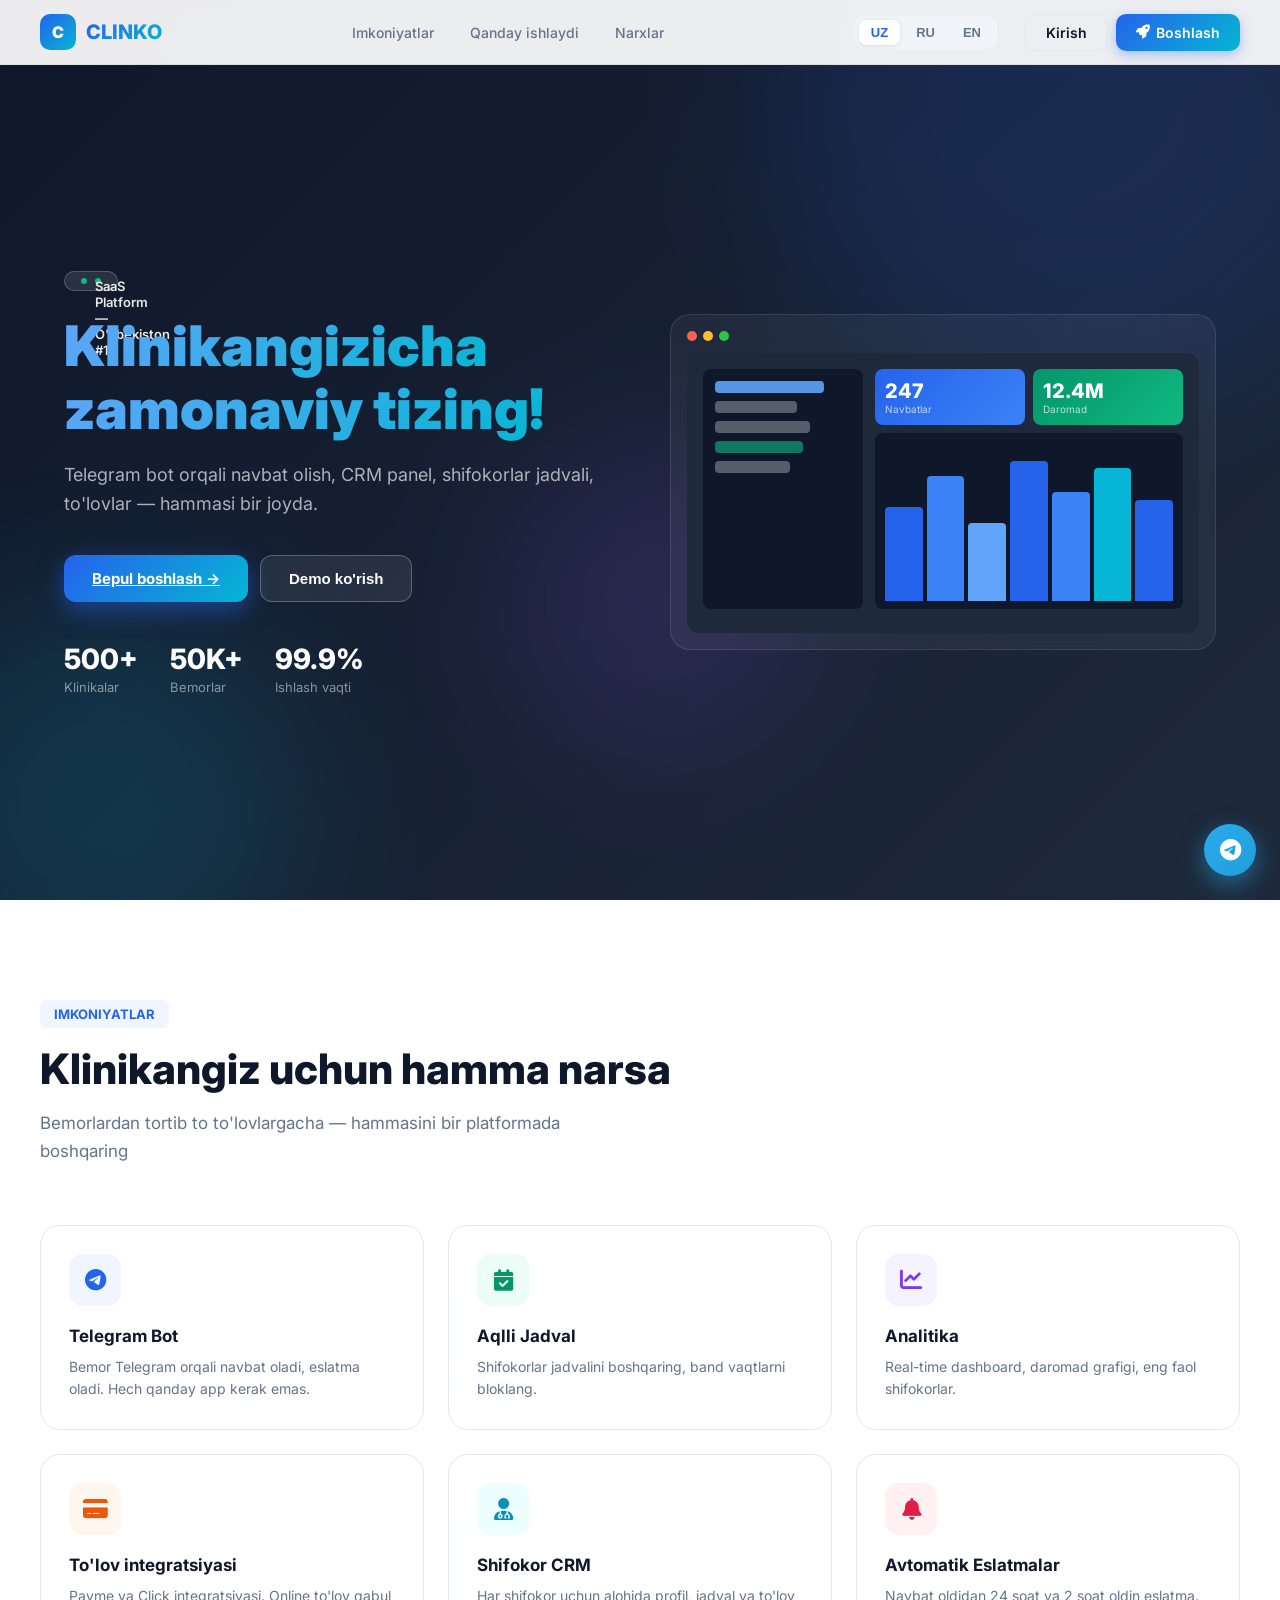
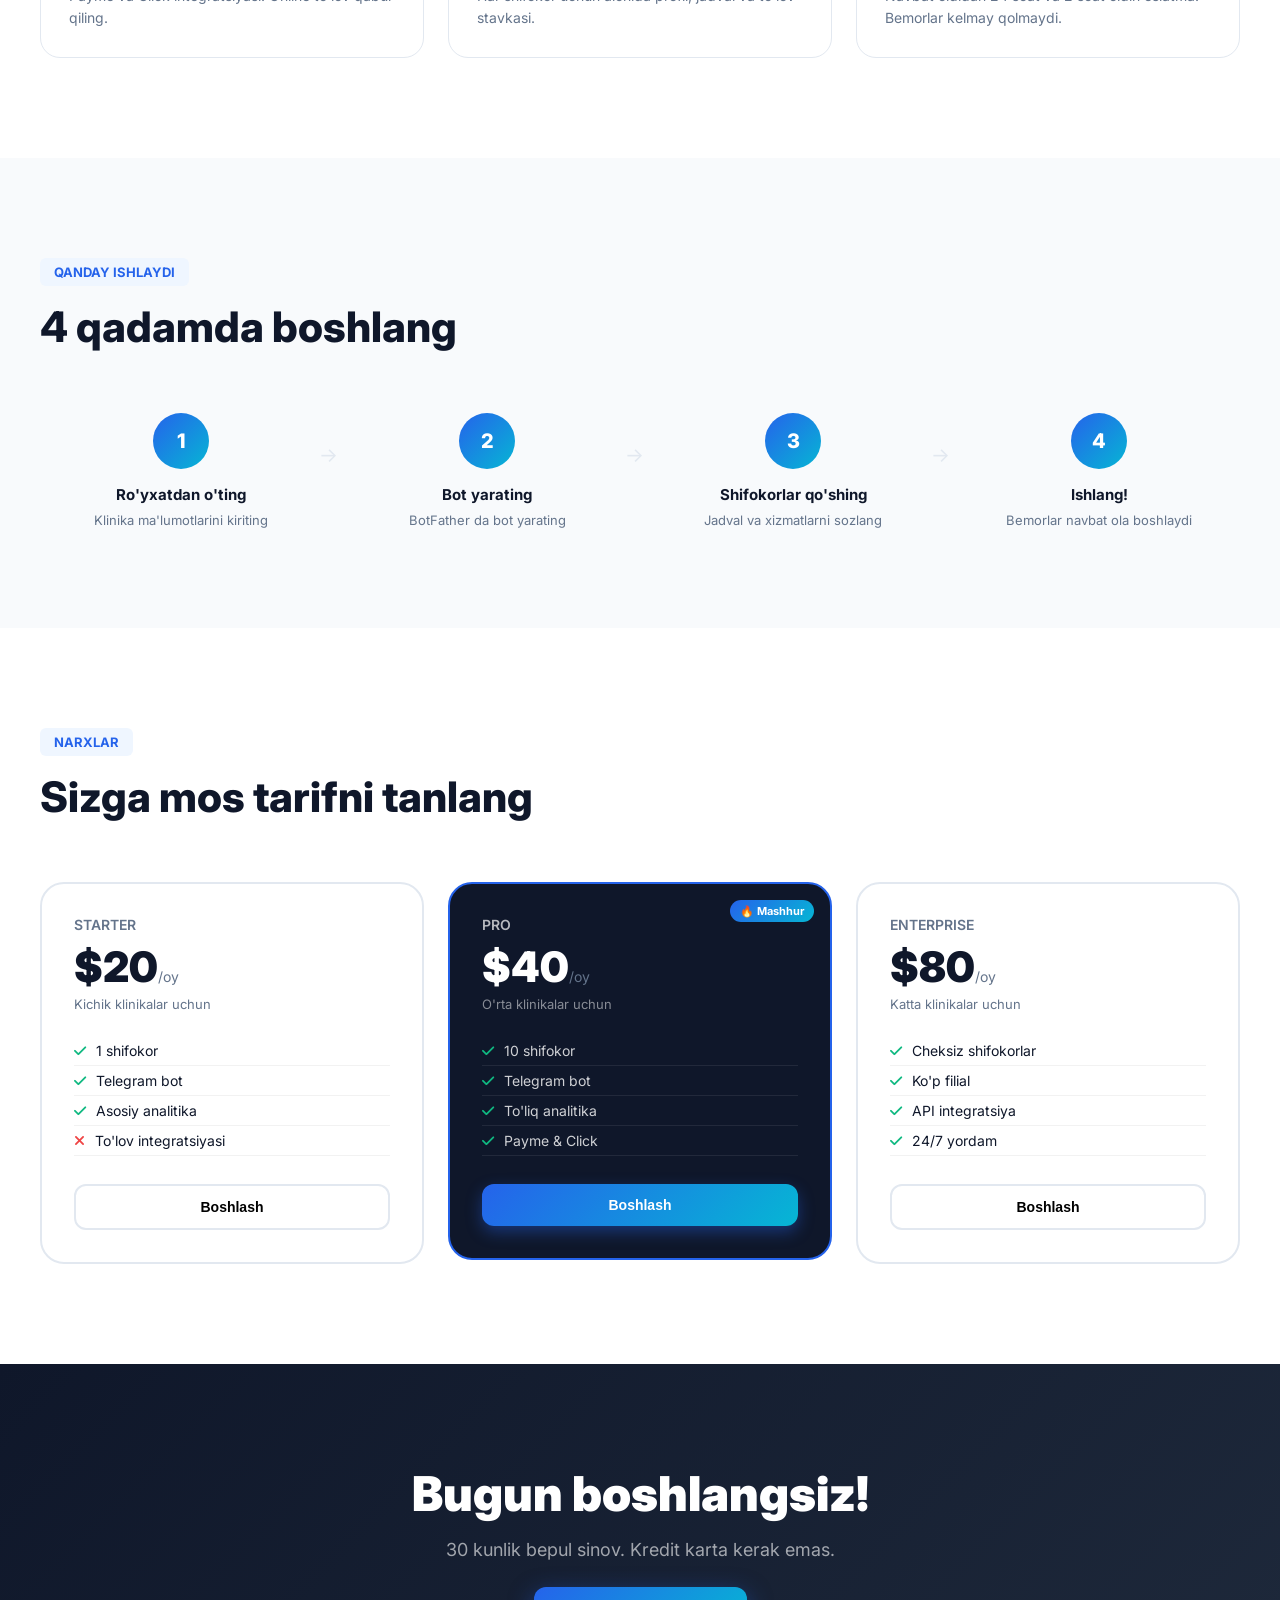
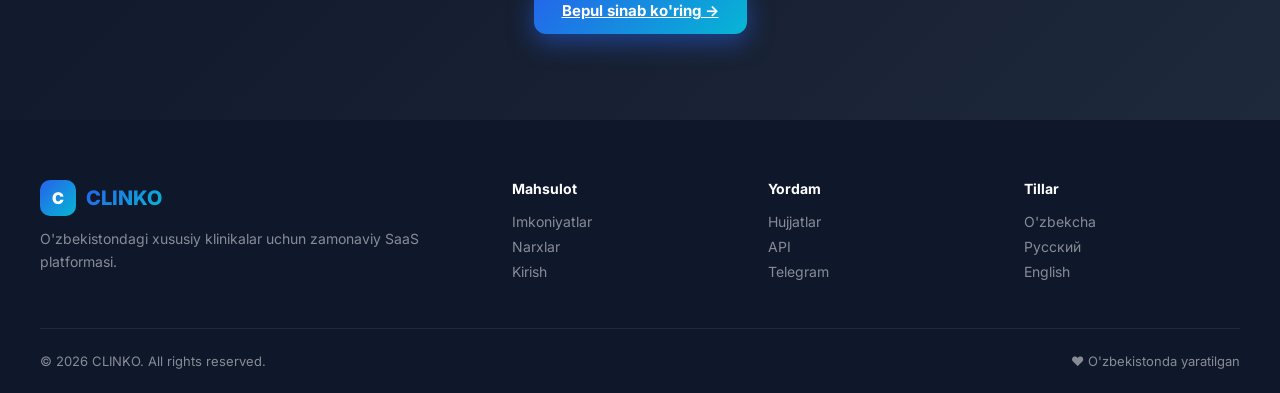
<file: frontend/index.html>
<!DOCTYPE html>
<html lang="uz">
<head>
<meta charset="UTF-8"/>
<meta name="viewport" content="width=device-width, initial-scale=1.0"/>
<title>CLINKO — Klinika SaaS Platformasi</title>
<meta name="description" content="CLINKO - Private clinic management SaaS platform with Telegram bot integration"/>
<link rel="preconnect" href="https://fonts.googleapis.com"/>
<link href="https://fonts.googleapis.com/css2?family=Inter:wght@300;400;500;600;700;800;900&display=swap" rel="stylesheet"/>
<link rel="stylesheet" href="https://cdnjs.cloudflare.com/ajax/libs/font-awesome/6.5.0/css/all.min.css"/>
<style>
*{margin:0;padding:0;box-sizing:border-box}
:root{
  --primary:#2563EB;--primary-dark:#1D4ED8;--primary-light:#EFF6FF;
  --accent:#06B6D4;--success:#10B981;--warning:#F59E0B;--danger:#EF4444;
  --dark:#0F172A;--dark2:#1E293B;--dark3:#334155;--gray:#64748B;
  --light:#F8FAFC;--border:#E2E8F0;--white:#FFFFFF;
  --gradient:linear-gradient(135deg,#2563EB 0%,#06B6D4 100%);
  --gradient-dark:linear-gradient(135deg,#0F172A 0%,#1E293B 100%);
}
html{scroll-behavior:smooth}
body{font-family:'Inter',sans-serif;background:var(--white);color:var(--dark);overflow-x:hidden}

/* NAV */
nav{position:fixed;top:0;left:0;right:0;z-index:1000;background:rgba(255,255,255,0.92);backdrop-filter:blur(20px);border-bottom:1px solid rgba(0,0,0,0.06);padding:0 24px}
.nav-inner{max-width:1200px;margin:0 auto;height:64px;display:flex;align-items:center;justify-content:space-between}
.logo{display:flex;align-items:center;gap:10px;text-decoration:none}
.logo-icon{width:36px;height:36px;background:var(--gradient);border-radius:10px;display:flex;align-items:center;justify-content:center;color:#fff;font-size:16px;font-weight:900}
.logo-text{font-size:20px;font-weight:800;background:var(--gradient);-webkit-background-clip:text;-webkit-text-fill-color:transparent}
.nav-links{display:flex;align-items:center;gap:8px}
.nav-links a{padding:8px 14px;border-radius:8px;text-decoration:none;font-size:14px;font-weight:500;color:var(--gray);transition:.2s}
.nav-links a:hover{color:var(--primary);background:var(--primary-light)}
.lang-switcher{display:flex;gap:4px;background:#F1F5F9;padding:4px;border-radius:10px}
.lang-btn{padding:5px 12px;border:none;background:none;border-radius:7px;font-size:13px;font-weight:600;cursor:pointer;color:var(--gray);transition:.2s}
.lang-btn.active{background:#fff;color:var(--primary);box-shadow:0 1px 4px rgba(0,0,0,0.1)}
.nav-cta{display:flex;gap:8px;margin-left:16px}
.btn{padding:9px 20px;border-radius:10px;font-size:14px;font-weight:600;cursor:pointer;border:none;transition:.2s;text-decoration:none;display:inline-flex;align-items:center;gap:6px}
.btn-outline{background:none;border:1.5px solid var(--border);color:var(--dark)}
.btn-outline:hover{border-color:var(--primary);color:var(--primary)}
.btn-primary{background:var(--gradient);color:#fff;box-shadow:0 4px 12px rgba(37,99,235,0.35)}
.btn-primary:hover{transform:translateY(-1px);box-shadow:0 6px 20px rgba(37,99,235,0.45)}

/* HERO */
.hero{min-height:100vh;background:var(--gradient-dark);display:flex;align-items:center;position:relative;overflow:hidden;padding-top:64px}
.hero-bg{position:absolute;inset:0;overflow:hidden}
.hero-orb{position:absolute;border-radius:50%;filter:blur(80px);opacity:0.15}
.hero-orb-1{width:600px;height:600px;background:#2563EB;top:-200px;right:-100px}
.hero-orb-2{width:400px;height:400px;background:#06B6D4;bottom:-100px;left:-100px}
.hero-orb-3{width:300px;height:300px;background:#8B5CF6;top:50%;left:40%}
.hero-inner{max-width:1200px;margin:0 auto;padding:80px 24px;display:grid;grid-template-columns:1fr 1fr;gap:60px;align-items:center;position:relative;z-index:1}
.hero-badge{display:inline-flex;align-items:center;gap:8px;background:rgba(255,255,255,0.1);border:1px solid rgba(255,255,255,0.2);padding:6px 16px;border-radius:50px;color:rgba(255,255,255,0.9);font-size:13px;font-weight:600;margin-bottom:24px}
.hero-badge span{width:6px;height:6px;background:#10B981;border-radius:50%;animation:pulse 2s infinite}
@keyframes pulse{0%,100%{opacity:1;transform:scale(1)}50%{opacity:0.5;transform:scale(1.5)}}
.hero-title{font-size:56px;font-weight:900;color:#fff;line-height:1.12;margin-bottom:20px}
.hero-title span{background:linear-gradient(135deg,#60A5FA,#06B6D4);-webkit-background-clip:text;-webkit-text-fill-color:transparent}
.hero-sub{font-size:18px;color:rgba(255,255,255,0.65);line-height:1.6;margin-bottom:36px}
.hero-btns{display:flex;gap:12px;flex-wrap:wrap}
.btn-hero-primary{background:var(--gradient);color:#fff;padding:14px 28px;font-size:15px;border-radius:12px;border:none;cursor:pointer;font-weight:700;box-shadow:0 8px 24px rgba(37,99,235,0.5);transition:.3s}
.btn-hero-primary:hover{transform:translateY(-2px);box-shadow:0 12px 32px rgba(37,99,235,0.6)}
.btn-hero-outline{background:rgba(255,255,255,0.08);border:1.5px solid rgba(255,255,255,0.25);color:#fff;padding:14px 28px;font-size:15px;border-radius:12px;cursor:pointer;font-weight:600;transition:.3s}
.btn-hero-outline:hover{background:rgba(255,255,255,0.15)}
.hero-stats{display:flex;gap:32px;margin-top:40px}
.hero-stat{color:#fff}
.hero-stat-num{font-size:28px;font-weight:800;display:block}
.hero-stat-label{font-size:13px;color:rgba(255,255,255,0.5)}

/* DASHBOARD MOCKUP */
.hero-vis{position:relative}
.mockup{background:rgba(255,255,255,0.05);border:1px solid rgba(255,255,255,0.1);border-radius:20px;padding:16px;backdrop-filter:blur(20px)}
.mockup-header{display:flex;gap:6px;margin-bottom:12px}
.mockup-dot{width:10px;height:10px;border-radius:50%}
.mockup-dot:nth-child(1){background:#FF5F57}
.mockup-dot:nth-child(2){background:#FEBC2E}
.mockup-dot:nth-child(3){background:#28C840}
.mockup-screen{background:#1E293B;border-radius:12px;padding:16px;min-height:280px}
.mockup-row{display:grid;grid-template-columns:160px 1fr;gap:12px;height:240px}
.mockup-sidebar{background:#0F172A;border-radius:8px;padding:12px}
.mockup-sidebar-item{height:12px;border-radius:4px;margin-bottom:8px;opacity:0.3}
.mockup-sidebar-item:nth-child(1){background:#60A5FA;width:80%}
.mockup-sidebar-item:nth-child(2){background:#fff;width:60%}
.mockup-sidebar-item:nth-child(3){background:#fff;width:70%}
.mockup-sidebar-item:nth-child(4){background:#10B981;width:65%}
.mockup-sidebar-item:nth-child(5){background:#fff;width:55%}
.mockup-content{display:flex;flex-direction:column;gap:8px}
.mockup-cards{display:grid;grid-template-columns:1fr 1fr;gap:8px}
.mockup-card{padding:10px;border-radius:8px}
.mockup-card:nth-child(1){background:linear-gradient(135deg,#2563EB,#3B82F6)}
.mockup-card:nth-child(2){background:linear-gradient(135deg,#059669,#10B981)}
.mockup-card-num{font-size:20px;font-weight:800;color:#fff}
.mockup-card-label{font-size:10px;color:rgba(255,255,255,0.7)}
.mockup-chart{background:#0F172A;border-radius:8px;flex:1;display:flex;align-items:flex-end;gap:4px;padding:12px 10px 8px}
.mockup-bar{border-radius:4px 4px 0 0;flex:1;}
.mockup-bar:nth-child(1){height:60%;background:#2563EB}
.mockup-bar:nth-child(2){height:80%;background:#3B82F6}
.mockup-bar:nth-child(3){height:50%;background:#60A5FA}
.mockup-bar:nth-child(4){height:90%;background:#2563EB}
.mockup-bar:nth-child(5){height:70%;background:#3B82F6}
.mockup-bar:nth-child(6){height:85%;background:#06B6D4}
.mockup-bar:nth-child(7){height:65%;background:#2563EB}

/* FEATURES */
.section{padding:100px 24px}
.section-inner{max-width:1200px;margin:0 auto}
.section-label{display:inline-block;background:var(--primary-light);color:var(--primary);padding:6px 14px;border-radius:6px;font-size:13px;font-weight:700;margin-bottom:16px}
.section-title{font-size:42px;font-weight:800;color:var(--dark);line-height:1.2;margin-bottom:16px}
.section-sub{font-size:17px;color:var(--gray);max-width:600px;line-height:1.6}
.features-grid{display:grid;grid-template-columns:repeat(3,1fr);gap:24px;margin-top:60px}
.feature-card{background:#fff;border:1px solid var(--border);border-radius:20px;padding:28px;transition:.3s;cursor:default}
.feature-card:hover{transform:translateY(-4px);box-shadow:0 20px 40px rgba(0,0,0,0.08);border-color:var(--primary)}
.feature-icon{width:52px;height:52px;border-radius:14px;display:flex;align-items:center;justify-content:center;font-size:22px;margin-bottom:20px}
.feature-icon-blue{background:#EFF6FF;color:#2563EB}
.feature-icon-green{background:#ECFDF5;color:#059669}
.feature-icon-purple{background:#F5F3FF;color:#7C3AED}
.feature-icon-orange{background:#FFF7ED;color:#EA580C}
.feature-icon-cyan{background:#ECFEFF;color:#0891B2}
.feature-icon-pink{background:#FFF1F2;color:#E11D48}
.feature-title{font-size:17px;font-weight:700;margin-bottom:10px}
.feature-desc{font-size:14px;color:var(--gray);line-height:1.6}

/* HOW */
.how-section{background:var(--light);padding:100px 24px}
.steps{display:grid;grid-template-columns:repeat(4,1fr);gap:24px;margin-top:60px;position:relative}
.step{text-align:center;position:relative}
.step::after{content:'→';position:absolute;right:-16px;top:30px;color:var(--border);font-size:20px}
.step:last-child::after{display:none}
.step-num{width:56px;height:56px;background:var(--gradient);border-radius:50%;display:flex;align-items:center;justify-content:center;color:#fff;font-size:20px;font-weight:800;margin:0 auto 16px}
.step-title{font-size:15px;font-weight:700;margin-bottom:8px}
.step-desc{font-size:13px;color:var(--gray)}

/* PRICING */
.pricing-grid{display:grid;grid-template-columns:repeat(3,1fr);gap:24px;margin-top:60px;align-items:start}
.price-card{border:2px solid var(--border);border-radius:24px;padding:32px;transition:.3s;position:relative;overflow:hidden}
.price-card.featured{border-color:var(--primary);background:var(--dark);color:#fff}
.price-card.featured .price-name{color:rgba(255,255,255,0.7)}
.price-card.featured .price-desc{color:rgba(255,255,255,0.5)}
.price-card.featured .price-feature{color:rgba(255,255,255,0.8)}
.price-badge{position:absolute;top:16px;right:16px;background:var(--gradient);color:#fff;padding:4px 10px;border-radius:20px;font-size:11px;font-weight:700}
.price-name{font-size:14px;font-weight:600;color:var(--gray);margin-bottom:8px}
.price-amount{font-size:42px;font-weight:900;margin-bottom:4px}
.price-period{font-size:14px;font-weight:400;color:var(--gray)}
.price-desc{font-size:13px;color:var(--gray);margin-bottom:24px}
.price-features{list-style:none;margin-bottom:28px}
.price-feature{display:flex;align-items:center;gap:10px;font-size:14px;padding:6px 0;border-bottom:1px solid rgba(0,0,0,0.05)}
.price-card.featured .price-feature{border-color:rgba(255,255,255,0.08)}
.price-feature i{color:var(--success)}
.btn-price{width:100%;padding:13px;border-radius:12px;font-size:14px;font-weight:700;cursor:pointer;border:none;transition:.3s}
.btn-price-outline{background:none;border:2px solid var(--border)}
.btn-price-outline:hover{border-color:var(--primary);color:var(--primary)}
.btn-price-primary{background:var(--gradient);color:#fff;box-shadow:0 6px 16px rgba(37,99,235,0.4)}
.btn-price-primary:hover{transform:translateY(-2px)}

/* CTA */
.cta-section{background:var(--gradient-dark);padding:100px 24px;text-align:center}
.cta-title{font-size:48px;font-weight:900;color:#fff;margin-bottom:16px}
.cta-sub{font-size:18px;color:rgba(255,255,255,0.6);margin-bottom:40px}

/* FOOTER */
footer{background:#0F172A;padding:60px 24px 24px;color:rgba(255,255,255,0.5)}
.footer-inner{max-width:1200px;margin:0 auto}
.footer-top{display:grid;grid-template-columns:2fr 1fr 1fr 1fr;gap:40px;margin-bottom:40px}
.footer-brand p{font-size:14px;line-height:1.6;margin-top:12px}
.footer-col h4{color:#fff;font-size:14px;font-weight:700;margin-bottom:16px}
.footer-col a{display:block;color:rgba(255,255,255,0.5);font-size:14px;text-decoration:none;margin-bottom:8px;transition:.2s}
.footer-col a:hover{color:#fff}
.footer-bottom{border-top:1px solid rgba(255,255,255,0.08);padding-top:24px;display:flex;justify-content:space-between;align-items:center;font-size:13px}

/* Telegram float */
.tg-float{position:fixed;bottom:24px;right:24px;width:52px;height:52px;background:linear-gradient(135deg,#2AABEE,#229ED9);border-radius:50%;display:flex;align-items:center;justify-content:center;color:#fff;font-size:22px;text-decoration:none;box-shadow:0 8px 24px rgba(42,171,238,0.5);z-index:999;transition:.3s;animation:floatbounce 3s ease-in-out infinite}
.tg-float:hover{transform:scale(1.1)}
@keyframes floatbounce{0%,100%{transform:translateY(0)}50%{transform:translateY(-6px)}}

@media(max-width:768px){
  .hero-inner{grid-template-columns:1fr}
  .hero-vis{display:none}
  .hero-title{font-size:36px}
  .features-grid{grid-template-columns:1fr}
  .steps{grid-template-columns:1fr 1fr}
  .pricing-grid{grid-template-columns:1fr}
  .footer-top{grid-template-columns:1fr 1fr}
  nav .nav-links{display:none}
}
</style>
</head>
<body>

<!-- NAV -->
<nav>
  <div class="nav-inner">
    <a href="/" class="logo">
      <div class="logo-icon">C</div>
      <span class="logo-text">CLINKO</span>
    </a>
    <div class="nav-links">
      <a href="#features" data-i18n="nav_features">Imkoniyatlar</a>
      <a href="#how" data-i18n="nav_how">Qanday ishlaydi</a>
      <a href="#pricing" data-i18n="nav_pricing">Narxlar</a>
    </div>
    <div style="display:flex;align-items:center;gap:12px">
      <div class="lang-switcher">
        <button class="lang-btn active" onclick="setLang('uz')">UZ</button>
        <button class="lang-btn" onclick="setLang('ru')">RU</button>
        <button class="lang-btn" onclick="setLang('en')">EN</button>
      </div>
      <div class="nav-cta">
        <a href="login.html" class="btn btn-outline" data-i18n="nav_login">Kirish</a>
        <a href="login.html?tab=register" class="btn btn-primary"><i class="fas fa-rocket"></i> <span data-i18n="nav_start">Boshlash</span></a>
      </div>
    </div>
  </div>
</nav>

<!-- HERO -->
<section class="hero">
  <div class="hero-bg">
    <div class="hero-orb hero-orb-1"></div>
    <div class="hero-orb hero-orb-2"></div>
    <div class="hero-orb hero-orb-3"></div>
  </div>
  <div class="hero-inner">
    <div>
      <div class="hero-badge"><span></span> <span data-i18n="hero_badge">SaaS Platform — O'zbekiston #1</span></div>
      <h1 class="hero-title"><span data-i18n="hero_title_1">Klinikangizicha</span><br/><span data-i18n="hero_title_2">zamonaviy tizing!</span></h1>
      <p class="hero-sub" data-i18n="hero_sub">Telegram bot orqali navbat olish, CRM panel, shifokorlar jadvali, to'lovlar — hammasi bir joyda. Hech qanday dasturlash kerak emas.</p>
      <div class="hero-btns">
        <a href="login.html?tab=register" class="btn-hero-primary" data-i18n="hero_cta1">Bepul boshlash →</a>
        <button class="btn-hero-outline" onclick="document.getElementById('demo-video').scrollIntoView({behavior:'smooth'})" data-i18n="hero_cta2">Demo ko'rish</button>
      </div>
      <div class="hero-stats">
        <div class="hero-stat"><span class="hero-stat-num">500+</span><span class="hero-stat-label" data-i18n="stat_clinics">Klinikalar</span></div>
        <div class="hero-stat"><span class="hero-stat-num">50K+</span><span class="hero-stat-label" data-i18n="stat_patients">Bemorlar</span></div>
        <div class="hero-stat"><span class="hero-stat-num">99.9%</span><span class="hero-stat-label" data-i18n="stat_uptime">Ishlash</span></div>
      </div>
    </div>
    <div class="hero-vis">
      <div class="mockup">
        <div class="mockup-header">
          <div class="mockup-dot"></div><div class="mockup-dot"></div><div class="mockup-dot"></div>
        </div>
        <div class="mockup-screen">
          <div class="mockup-row">
            <div class="mockup-sidebar">
              <div class="mockup-sidebar-item" style="opacity:.9;background:#60A5FA"></div>
              <div class="mockup-sidebar-item"></div>
              <div class="mockup-sidebar-item"></div>
              <div class="mockup-sidebar-item" style="background:#10B981;opacity:.6"></div>
              <div class="mockup-sidebar-item"></div>
              <div class="mockup-sidebar-item"></div>
            </div>
            <div class="mockup-content">
              <div class="mockup-cards">
                <div class="mockup-card"><div class="mockup-card-num">247</div><div class="mockup-card-label">Navbatlar</div></div>
                <div class="mockup-card"><div class="mockup-card-num">12.4M</div><div class="mockup-card-label">Daromad</div></div>
              </div>
              <div class="mockup-chart">
                <div class="mockup-bar"></div><div class="mockup-bar"></div><div class="mockup-bar"></div>
                <div class="mockup-bar"></div><div class="mockup-bar"></div><div class="mockup-bar"></div><div class="mockup-bar"></div>
              </div>
            </div>
          </div>
        </div>
      </div>
    </div>
  </div>
</section>

<!-- FEATURES -->
<section class="section" id="features">
  <div class="section-inner">
    <div class="section-label" data-i18n="feat_label">IMKONIYATLAR</div>
    <h2 class="section-title" data-i18n="feat_title">Klinikangiz uchun hamma narsa</h2>
    <p class="section-sub" data-i18n="feat_sub">Bemorlardan tortib to to'lovlargacha — hammasini bir platformada boshqaring</p>
    <div class="features-grid">
      <div class="feature-card">
        <div class="feature-icon feature-icon-blue"><i class="fab fa-telegram"></i></div>
        <h3 class="feature-title" data-i18n="f1_title">Telegram Bot</h3>
        <p class="feature-desc" data-i18n="f1_desc">Bemor Telegram orqali navbat oladi, eslatma oladi. Hech qanday app kerak emas. O'zbek, Rus va Ingliz tillarida.</p>
      </div>
      <div class="feature-card">
        <div class="feature-icon feature-icon-green"><i class="fas fa-calendar-check"></i></div>
        <h3 class="feature-title" data-i18n="f2_title">Aqlli Jadval</h3>
        <p class="feature-desc" data-i18n="f2_desc">Shifokorlar jadvalini boshqaring, band vaqtlarni bloklang. Avtomatik slot hisoblash.</p>
      </div>
      <div class="feature-card">
        <div class="feature-icon feature-icon-purple"><i class="fas fa-chart-line"></i></div>
        <h3 class="feature-title" data-i18n="f3_title">Analitika</h3>
        <p class="feature-desc" data-i18n="f3_desc">Real-time dashboard, daromad grafigi, eng faol shifokorlar, bemor oqimi tahlili.</p>
      </div>
      <div class="feature-card">
        <div class="feature-icon feature-icon-orange"><i class="fas fa-credit-card"></i></div>
        <h3 class="feature-title" data-i18n="f4_title">To'lov integratsiyasi</h3>
        <p class="feature-desc" data-i18n="f4_desc">Payme va Click integratsiyasi. Online to'lov qabul qiling, avtomatik hisob varaqlar.</p>
      </div>
      <div class="feature-card">
        <div class="feature-icon feature-icon-cyan"><i class="fas fa-user-md"></i></div>
        <h3 class="feature-title" data-i18n="f5_title">Shifokor CRM</h3>
        <p class="feature-desc" data-i18n="f5_desc">Har shifokor uchun alohida profil, ixtisoslik, tajriba, xizmatlar va to'lov stavkasi.</p>
      </div>
      <div class="feature-card">
        <div class="feature-icon feature-icon-pink"><i class="fas fa-bell"></i></div>
        <h3 class="feature-title" data-i18n="f6_title">Avtomatik Eslatmalar</h3>
        <p class="feature-desc" data-i18n="f6_desc">Navbat oldidan 24 soat va 2 soat oldin Telegram orqali eslatma. Bemorlar kelmay qolmaydi.</p>
      </div>
    </div>
  </div>
</section>

<!-- HOW IT WORKS -->
<section class="how-section" id="how">
  <div class="section-inner">
    <div class="section-label" data-i18n="how_label">QANDAY ISHLAYDI</div>
    <h2 class="section-title" data-i18n="how_title">4 qadamda boshlang</h2>
    <div class="steps">
      <div class="step">
        <div class="step-num">1</div>
        <h3 class="step-title" data-i18n="how1_title">Ro'yxatdan o'ting</h3>
        <p class="step-desc" data-i18n="how1_desc">Klinika ma'lumotlarini kiriting, tarif tanlang</p>
      </div>
      <div class="step">
        <div class="step-num">2</div>
        <h3 class="step-title" data-i18n="how2_title">Bot yarating</h3>
        <p class="step-desc" data-i18n="how2_desc">BotFather da bot yarating, tokenni kiriting</p>
      </div>
      <div class="step">
        <div class="step-num">3</div>
        <h3 class="step-title" data-i18n="how3_title">Shifokorlar qo'shing</h3>
        <p class="step-desc" data-i18n="how3_desc">Shifokorlar, xizmatlar va jadvallarni sozlang</p>
      </div>
      <div class="step">
        <div class="step-num">4</div>
        <h3 class="step-title" data-i18n="how4_title">Ishlang!</h3>
        <p class="step-desc" data-i18n="how4_desc">Bemorlar Telegram orqali navbat ola boshlaydi</p>
      </div>
    </div>
  </div>
</section>

<!-- PRICING -->
<section class="section" id="pricing">
  <div class="section-inner">
    <div class="section-label" data-i18n="price_label">NARXLAR</div>
    <h2 class="section-title" data-i18n="price_title">Sizga mos tarifni tanlang</h2>
    <div class="pricing-grid">
      <div class="price-card">
        <div class="price-name" data-i18n="plan1_name">STARTER</div>
        <div class="price-amount">$20<span class="price-period">/oy</span></div>
        <div class="price-desc" data-i18n="plan1_desc">Kichik klinikalar uchun</div>
        <ul class="price-features">
          <li class="price-feature"><i class="fas fa-check" style="color:var(--success)"></i> <span data-i18n="plan1_f1">1 shifokor</span></li>
          <li class="price-feature"><i class="fas fa-check" style="color:var(--success)"></i> <span data-i18n="plan1_f2">Telegram bot</span></li>
          <li class="price-feature"><i class="fas fa-check" style="color:var(--success)"></i> <span data-i18n="plan1_f3">Asosiy analitika</span></li>
          <li class="price-feature"><i class="fas fa-times" style="color:var(--danger)"></i> <span data-i18n="plan1_f4">To'lov integratsiyasi</span></li>
        </ul>
        <button class="btn-price btn-price-outline" onclick="location.href='login.html?tab=register&plan=starter'" data-i18n="plan_cta">Boshlash</button>
      </div>
      <div class="price-card featured">
        <div class="price-badge">🔥 Mashhur</div>
        <div class="price-name" data-i18n="plan2_name">PRO</div>
        <div class="price-amount">$40<span class="price-period">/oy</span></div>
        <div class="price-desc" data-i18n="plan2_desc">O'rta klinikalar uchun</div>
        <ul class="price-features">
          <li class="price-feature"><i class="fas fa-check" style="color:#10B981"></i> <span data-i18n="plan2_f1">10 shifokor</span></li>
          <li class="price-feature"><i class="fas fa-check" style="color:#10B981"></i> <span data-i18n="plan2_f2">Telegram bot</span></li>
          <li class="price-feature"><i class="fas fa-check" style="color:#10B981"></i> <span data-i18n="plan2_f3">To'liq analitika</span></li>
          <li class="price-feature"><i class="fas fa-check" style="color:#10B981"></i> <span data-i18n="plan2_f4">Payme & Click</span></li>
        </ul>
        <button class="btn-price btn-price-primary" onclick="location.href='login.html?tab=register&plan=pro'" data-i18n="plan_cta">Boshlash</button>
      </div>
      <div class="price-card">
        <div class="price-name" data-i18n="plan3_name">ENTERPRISE</div>
        <div class="price-amount">$80<span class="price-period">/oy</span></div>
        <div class="price-desc" data-i18n="plan3_desc">Katta klinikalar uchun</div>
        <ul class="price-features">
          <li class="price-feature"><i class="fas fa-check" style="color:var(--success)"></i> <span data-i18n="plan3_f1">Cheksiz shifokorlar</span></li>
          <li class="price-feature"><i class="fas fa-check" style="color:var(--success)"></i> <span data-i18n="plan3_f2">Ko'p filial</span></li>
          <li class="price-feature"><i class="fas fa-check" style="color:var(--success)"></i> <span data-i18n="plan3_f3">API integratsiya</span></li>
          <li class="price-feature"><i class="fas fa-check" style="color:var(--success)"></i> <span data-i18n="plan3_f4">24/7 qo'llab-quvvatlash</span></li>
        </ul>
        <button class="btn-price btn-price-outline" onclick="location.href='login.html?tab=register&plan=enterprise'" data-i18n="plan_cta">Boshlash</button>
      </div>
    </div>
  </div>
</section>

<!-- CTA -->
<section class="cta-section">
  <div class="section-inner">
    <h2 class="cta-title" data-i18n="cta_title">Bugun boshlangsiz!</h2>
    <p class="cta-sub" data-i18n="cta_sub">30 kunlik bepul sinov. Kredit karta kerak emas.</p>
    <a href="login.html?tab=register" class="btn-hero-primary" data-i18n="cta_btn">Bepul sinab ko'ring →</a>
  </div>
</section>

<!-- FOOTER -->
<footer>
  <div class="footer-inner">
    <div class="footer-top">
      <div class="footer-brand">
        <a href="/" class="logo"><div class="logo-icon">C</div><span class="logo-text">CLINKO</span></a>
        <p data-i18n="footer_desc">O'zbekistondagi xususiy klinikalar uchun zamonaviy SaaS platformasi.</p>
      </div>
      <div class="footer-col">
        <h4 data-i18n="footer_product">Mahsulot</h4>
        <a href="#features" data-i18n="footer_features">Imkoniyatlar</a>
        <a href="#pricing" data-i18n="footer_pricing">Narxlar</a>
        <a href="login.html" data-i18n="footer_login">Kirish</a>
      </div>
      <div class="footer-col">
        <h4 data-i18n="footer_support">Yordam</h4>
        <a href="#" data-i18n="footer_docs">Hujjatlar</a>
        <a href="#" data-i18n="footer_api">API</a>
        <a href="https://t.me/clinks_support" data-i18n="footer_telegram">Telegram</a>
      </div>
      <div class="footer-col">
        <h4 data-i18n="footer_langs">Tillar</h4>
        <a href="#" onclick="setLang('uz')">O'zbekcha</a>
        <a href="#" onclick="setLang('ru')">Русский</a>
        <a href="#" onclick="setLang('en')">English</a>
      </div>
    </div>
    <div class="footer-bottom">
      <span>© 2026 CLINKO. All rights reserved.</span>
      <span data-i18n="footer_made">❤️ O'zbekistonda yaratilgan</span>
    </div>
  </div>
</footer>

<a href="https://t.me/clinks_support" class="tg-float" target="_blank"><i class="fab fa-telegram"></i></a>

<script>
const i18n = {
  uz: {
    nav_features:"Imkoniyatlar", nav_how:"Qanday ishlaydi", nav_pricing:"Narxlar",
    nav_login:"Kirish", nav_start:"Boshlash",
    hero_badge:"SaaS Platform — O'zbekiston #1",
    hero_title_1:"Klinikangizicha", hero_title_2:"zamonaviy tizing!",
    hero_sub:"Telegram bot orqali navbat olish, CRM panel, shifokorlar jadvali, to'lovlar — hammasi bir joyda.",
    hero_cta1:"Bepul boshlash →", hero_cta2:"Demo ko'rish",
    stat_clinics:"Klinikalar", stat_patients:"Bemorlar", stat_uptime:"Ishlash vaqti",
    feat_label:"IMKONIYATLAR", feat_title:"Klinikangiz uchun hamma narsa",
    feat_sub:"Bemorlardan tortib to to'lovlargacha — hammasini bir platformada boshqaring",
    f1_title:"Telegram Bot", f1_desc:"Bemor Telegram orqali navbat oladi, eslatma oladi. Hech qanday app kerak emas.",
    f2_title:"Aqlli Jadval", f2_desc:"Shifokorlar jadvalini boshqaring, band vaqtlarni bloklang.",
    f3_title:"Analitika", f3_desc:"Real-time dashboard, daromad grafigi, eng faol shifokorlar.",
    f4_title:"To'lov integratsiyasi", f4_desc:"Payme va Click integratsiyasi. Online to'lov qabul qiling.",
    f5_title:"Shifokor CRM", f5_desc:"Har shifokor uchun alohida profil, jadval va to'lov stavkasi.",
    f6_title:"Avtomatik Eslatmalar", f6_desc:"Navbat oldidan 24 soat va 2 soat oldin eslatma. Bemorlar kelmay qolmaydi.",
    how_label:"QANDAY ISHLAYDI", how_title:"4 qadamda boshlang",
    how1_title:"Ro'yxatdan o'ting", how1_desc:"Klinika ma'lumotlarini kiriting",
    how2_title:"Bot yarating", how2_desc:"BotFather da bot yarating",
    how3_title:"Shifokorlar qo'shing", how3_desc:"Jadval va xizmatlarni sozlang",
    how4_title:"Ishlang!", how4_desc:"Bemorlar navbat ola boshlaydi",
    price_label:"NARXLAR", price_title:"Sizga mos tarifni tanlang",
    plan1_name:"STARTER", plan1_desc:"Kichik klinikalar uchun",
    plan1_f1:"1 shifokor", plan1_f2:"Telegram bot", plan1_f3:"Asosiy analitika", plan1_f4:"To'lov integratsiyasi",
    plan2_name:"PRO", plan2_desc:"O'rta klinikalar uchun",
    plan2_f1:"10 shifokor", plan2_f2:"Telegram bot", plan2_f3:"To'liq analitika", plan2_f4:"Payme & Click",
    plan3_name:"ENTERPRISE", plan3_desc:"Katta klinikalar uchun",
    plan3_f1:"Cheksiz shifokorlar", plan3_f2:"Ko'p filial", plan3_f3:"API integratsiya", plan3_f4:"24/7 yordam",
    plan_cta:"Boshlash",
    cta_title:"Bugun boshlangsiz!", cta_sub:"30 kunlik bepul sinov. Kredit karta kerak emas.", cta_btn:"Bepul sinab ko'ring →",
    footer_desc:"O'zbekistondagi xususiy klinikalar uchun zamonaviy SaaS platformasi.",
    footer_product:"Mahsulot", footer_features:"Imkoniyatlar", footer_pricing:"Narxlar", footer_login:"Kirish",
    footer_support:"Yordam", footer_docs:"Hujjatlar", footer_api:"API", footer_telegram:"Telegram",
    footer_langs:"Tillar", footer_made:"❤️ O'zbekistonda yaratilgan"
  },
  ru: {
    nav_features:"Возможности", nav_how:"Как работает", nav_pricing:"Цены",
    nav_login:"Войти", nav_start:"Начать",
    hero_badge:"SaaS Платформа — Узбекистан #1",
    hero_title_1:"Управляйте клиникой", hero_title_2:"по-современному!",
    hero_sub:"Запись через Telegram, CRM панель, расписание врачей, платежи — всё в одном месте.",
    hero_cta1:"Начать бесплатно →", hero_cta2:"Смотреть демо",
    stat_clinics:"Клиник", stat_patients:"Пациентов", stat_uptime:"Uptime",
    feat_label:"ВОЗМОЖНОСТИ", feat_title:"Всё для вашей клиники",
    feat_sub:"От пациентов до платежей — управляйте всем на одной платформе",
    f1_title:"Telegram Бот", f1_desc:"Пациент записывается через Telegram, получает напоминания. Без отдельного приложения.",
    f2_title:"Умное Расписание", f2_desc:"Управляйте расписанием врачей, блокируйте занятое время.",
    f3_title:"Аналитика", f3_desc:"Dashboard в реальном времени, график дохода, активные врачи.",
    f4_title:"Интеграция Платежей", f4_desc:"Интеграция с Payme и Click. Принимайте онлайн-платежи.",
    f5_title:"CRM Врачей", f5_desc:"Отдельный профиль для каждого врача, расписание и ставки.",
    f6_title:"Автоматические Напоминания", f6_desc:"Напоминание за 24 часа и 2 часа до приёма. Пациенты не пропускают.",
    how_label:"КАК РАБОТАЕТ", how_title:"Начните за 4 шага",
    how1_title:"Зарегистрируйтесь", how1_desc:"Введите данные клиники",
    how2_title:"Создайте бота", how2_desc:"Создайте бота в BotFather",
    how3_title:"Добавьте врачей", how3_desc:"Настройте расписание и услуги",
    how4_title:"Работайте!", how4_desc:"Пациенты начнут записываться",
    price_label:"ЦЕНЫ", price_title:"Выберите подходящий тариф",
    plan1_name:"STARTER", plan1_desc:"Для небольших клиник",
    plan1_f1:"1 врач", plan1_f2:"Telegram бот", plan1_f3:"Базовая аналитика", plan1_f4:"Интеграция платежей",
    plan2_name:"PRO", plan2_desc:"Для средних клиник",
    plan2_f1:"10 врачей", plan2_f2:"Telegram бот", plan2_f3:"Полная аналитика", plan2_f4:"Payme & Click",
    plan3_name:"ENTERPRISE", plan3_desc:"Для крупных клиник",
    plan3_f1:"Неограниченно врачей", plan3_f2:"Несколько филиалов", plan3_f3:"API интеграция", plan3_f4:"Поддержка 24/7",
    plan_cta:"Начать",
    cta_title:"Начните сегодня!", cta_sub:"30 дней бесплатно. Без кредитной карты.", cta_btn:"Попробовать бесплатно →",
    footer_desc:"Современная SaaS платформа для частных клиник Узбекистана.",
    footer_product:"Продукт", footer_features:"Возможности", footer_pricing:"Цены", footer_login:"Войти",
    footer_support:"Поддержка", footer_docs:"Документация", footer_api:"API", footer_telegram:"Telegram",
    footer_langs:"Языки", footer_made:"❤️ Сделано в Узбекистане"
  },
  en: {
    nav_features:"Features", nav_how:"How it works", nav_pricing:"Pricing",
    nav_login:"Login", nav_start:"Get Started",
    hero_badge:"SaaS Platform — Uzbekistan #1",
    hero_title_1:"Modernize your", hero_title_2:"clinic today!",
    hero_sub:"Telegram bot booking, CRM panel, doctor scheduling, payments — all in one place. No coding needed.",
    hero_cta1:"Start for free →", hero_cta2:"Watch demo",
    stat_clinics:"Clinics", stat_patients:"Patients", stat_uptime:"Uptime",
    feat_label:"FEATURES", feat_title:"Everything for your clinic",
    feat_sub:"From patient management to payments — manage everything on one platform",
    f1_title:"Telegram Bot", f1_desc:"Patients book via Telegram, receive reminders. No separate app needed. Multilingual.",
    f2_title:"Smart Scheduling", f2_desc:"Manage doctor schedules, block busy times. Automatic slot calculation.",
    f3_title:"Analytics", f3_desc:"Real-time dashboard, revenue charts, top doctors, patient flow analysis.",
    f4_title:"Payment Integration", f4_desc:"Payme and Click integration. Accept online payments, automatic invoices.",
    f5_title:"Doctor CRM", f5_desc:"Individual profile for each doctor, specialty, schedule and payment rates.",
    f6_title:"Automatic Reminders", f6_desc:"Reminder 24 hours and 2 hours before appointment. Patients never miss.",
    how_label:"HOW IT WORKS", how_title:"Get started in 4 steps",
    how1_title:"Register", how1_desc:"Enter your clinic information",
    how2_title:"Create a bot", how2_desc:"Create a bot in BotFather",
    how3_title:"Add doctors", how3_desc:"Set up schedules and services",
    how4_title:"Go live!", how4_desc:"Patients start booking via Telegram",
    price_label:"PRICING", price_title:"Choose your plan",
    plan1_name:"STARTER", plan1_desc:"For small clinics",
    plan1_f1:"1 doctor", plan1_f2:"Telegram bot", plan1_f3:"Basic analytics", plan1_f4:"Payment integration",
    plan2_name:"PRO", plan2_desc:"For medium clinics",
    plan2_f1:"10 doctors", plan2_f2:"Telegram bot", plan2_f3:"Full analytics", plan2_f4:"Payme & Click",
    plan3_name:"ENTERPRISE", plan3_desc:"For large clinics",
    plan3_f1:"Unlimited doctors", plan3_f2:"Multi-branch", plan3_f3:"API integration", plan3_f4:"24/7 support",
    plan_cta:"Get started",
    cta_title:"Start today!", cta_sub:"30-day free trial. No credit card required.", cta_btn:"Try for free →",
    footer_desc:"Modern SaaS platform for private clinics in Uzbekistan.",
    footer_product:"Product", footer_features:"Features", footer_pricing:"Pricing", footer_login:"Login",
    footer_support:"Support", footer_docs:"Documentation", footer_api:"API", footer_telegram:"Telegram",
    footer_langs:"Languages", footer_made:"❤️ Made in Uzbekistan"
  }
};

let currentLang = localStorage.getItem('lang') || 'uz';
function setLang(lang) {
  currentLang = lang;
  localStorage.setItem('lang', lang);
  document.querySelectorAll('.lang-btn').forEach(b => b.classList.remove('active'));
  document.querySelectorAll('.lang-btn').forEach(b => { if(b.textContent.trim().toLowerCase() === lang) b.classList.add('active'); });
  document.querySelectorAll('[data-i18n]').forEach(el => {
    const key = el.getAttribute('data-i18n');
    if(i18n[lang] && i18n[lang][key]) el.textContent = i18n[lang][key];
  });
  document.documentElement.lang = lang;
}
setLang(currentLang);
</script>
</body>
</html>
</file>
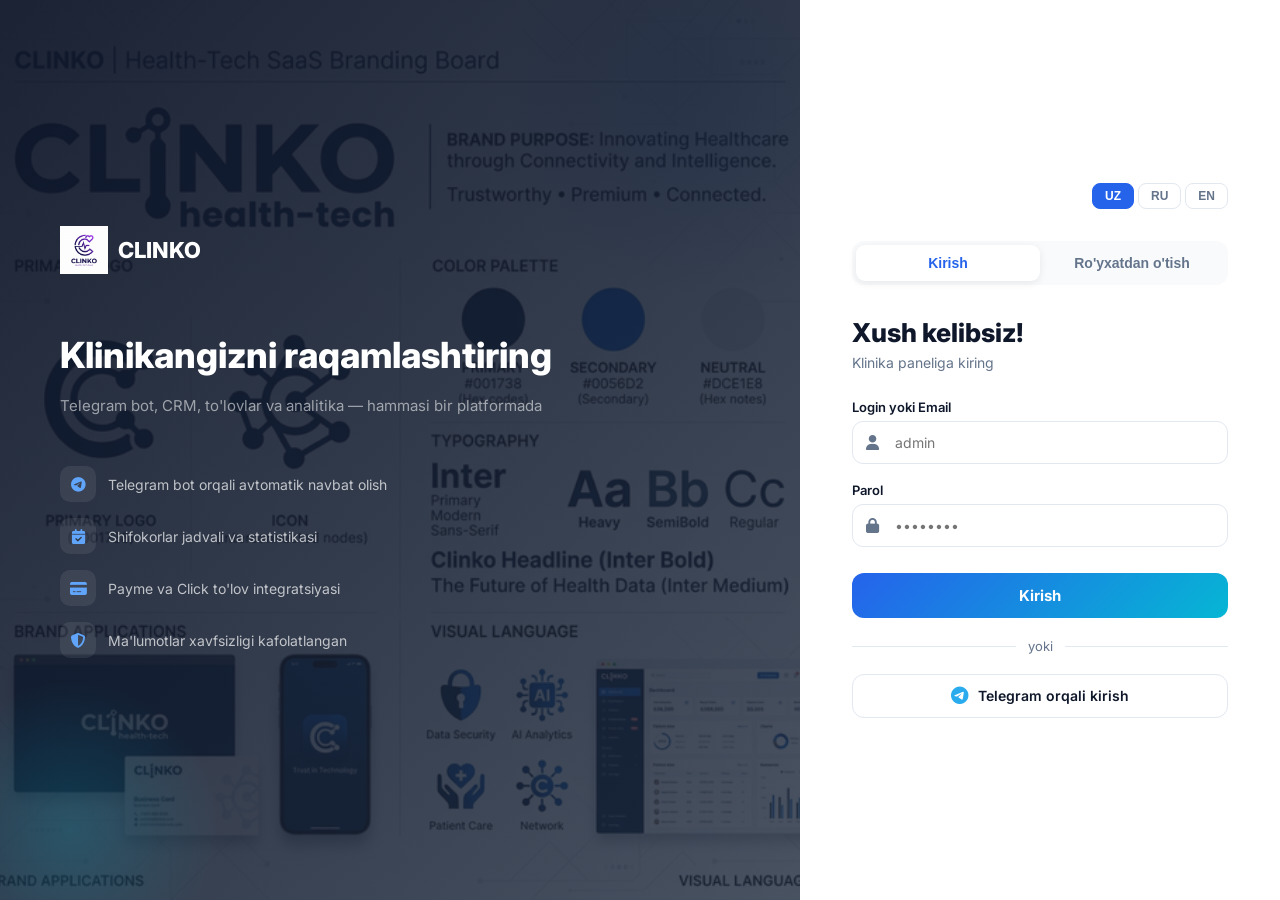
<file: frontend/login.html>
<!DOCTYPE html>
<html lang="uz">

<head>
    <meta charset="UTF-8" />
    <meta name="viewport" content="width=device-width, initial-scale=1.0" />
    <title>CLINKO — Kirish</title>
    <link href="https://fonts.googleapis.com/css2?family=Inter:wght@300;400;500;600;700;800&display=swap"
        rel="stylesheet" />
    <link rel="stylesheet" href="https://cdnjs.cloudflare.com/ajax/libs/font-awesome/6.5.0/css/all.min.css" />
    <style>
        * {
            margin: 0;
            padding: 0;
            box-sizing: border-box
        }

        :root {
            --primary: #2563EB;
            --dark: #0F172A;
            --gray: #64748B;
            --border: #E2E8F0;
            --light: #F8FAFC;
            --error: #EF4444;
            --success: #10B981
        }

        body {
            font-family: 'Inter', sans-serif;
            background: var(--light);
            min-height: 100vh;
            display: flex
        }

        .auth-left {
            flex: 1;
            background: linear-gradient(135deg, #0F172A 0%, #1E293B 100%);
            display: flex;
            flex-direction: column;
            justify-content: center;
            padding: 60px;
            position: relative;
            overflow: hidden
        }

        .auth-left::before {
            content: '';
            position: absolute;
            width: 400px;
            height: 400px;
            background: radial-gradient(circle, rgba(37, 99, 235, 0.3) 0%, transparent 70%);
            top: -100px;
            right: -100px;
            border-radius: 50%
        }

        .auth-left::after {
            content: '';
            position: absolute;
            width: 300px;
            height: 300px;
            background: radial-gradient(circle, rgba(6, 182, 212, 0.2) 0%, transparent 70%);
            bottom: -80px;
            left: -80px;
            border-radius: 50%
        }

        .auth-logo {
            display: flex;
            align-items: center;
            gap: 10px;
            margin-bottom: 60px;
            z-index: 1;
            position: relative
        }

        .auth-logo-icon {
            width: 40px;
            height: 40px;
            background: linear-gradient(135deg, #2563EB, #06B6D4);
            border-radius: 12px;
            display: flex;
            align-items: center;
            justify-content: center;
            color: #fff;
            font-size: 18px;
            font-weight: 900
        }

        .auth-logo-text {
            font-size: 22px;
            font-weight: 800;
            color: #fff
        }

        .auth-left-title {
            font-size: 36px;
            font-weight: 800;
            color: #fff;
            line-height: 1.2;
            margin-bottom: 16px;
            position: relative;
            z-index: 1
        }

        .auth-left-sub {
            font-size: 15px;
            color: rgba(255, 255, 255, 0.55);
            line-height: 1.7;
            margin-bottom: 48px;
            position: relative;
            z-index: 1
        }

        .auth-features {
            position: relative;
            z-index: 1
        }

        .auth-feature {
            display: flex;
            align-items: center;
            gap: 12px;
            margin-bottom: 16px
        }

        .auth-feature-icon {
            width: 36px;
            height: 36px;
            border-radius: 10px;
            background: rgba(255, 255, 255, 0.08);
            display: flex;
            align-items: center;
            justify-content: center;
            color: #60A5FA;
            font-size: 15px;
            flex-shrink: 0
        }

        .auth-feature-text {
            font-size: 14px;
            color: rgba(255, 255, 255, 0.7)
        }

        .auth-right {
            width: 480px;
            background: #fff;
            display: flex;
            flex-direction: column;
            justify-content: center;
            padding: 48px 52px;
            overflow-y: auto
        }

        .lang-row {
            display: flex;
            justify-content: flex-end;
            gap: 4px;
            margin-bottom: 32px
        }

        .lang-btn {
            padding: 5px 12px;
            border: 1px solid var(--border);
            background: none;
            border-radius: 8px;
            font-size: 12px;
            font-weight: 600;
            cursor: pointer;
            color: var(--gray);
            transition: .2s
        }

        .lang-btn.active {
            background: var(--primary);
            color: #fff;
            border-color: var(--primary)
        }

        .tab-row {
            display: flex;
            background: var(--light);
            border-radius: 12px;
            padding: 4px;
            margin-bottom: 32px
        }

        .tab {
            flex: 1;
            padding: 10px;
            text-align: center;
            border-radius: 9px;
            font-size: 14px;
            font-weight: 600;
            cursor: pointer;
            color: var(--gray);
            border: none;
            background: none;
            transition: .2s
        }

        .tab.active {
            background: #fff;
            color: var(--primary);
            box-shadow: 0 2px 8px rgba(0, 0, 0, 0.08)
        }

        h2 {
            font-size: 26px;
            font-weight: 800;
            color: var(--dark);
            margin-bottom: 6px
        }

        .auth-subtitle {
            font-size: 14px;
            color: var(--gray);
            margin-bottom: 28px
        }

        .form-group {
            margin-bottom: 18px
        }

        label {
            display: block;
            font-size: 13px;
            font-weight: 600;
            color: var(--dark);
            margin-bottom: 6px
        }

        .input-wrap {
            position: relative
        }

        .input-wrap i {
            position: absolute;
            left: 14px;
            top: 50%;
            transform: translateY(-50%);
            color: var(--gray);
            font-size: 15px
        }

        input {
            width: 100%;
            padding: 12px 14px 12px 42px;
            border: 1.5px solid var(--border);
            border-radius: 11px;
            font-size: 14px;
            font-family: 'Inter', sans-serif;
            outline: none;
            transition: .2s;
            color: var(--dark);
            background: #fff
        }

        input:focus {
            border-color: var(--primary);
            box-shadow: 0 0 0 3px rgba(37, 99, 235, 0.1)
        }

        input.error {
            border-color: var(--error)
        }

        .input-no-icon {
            padding-left: 14px
        }

        .error-msg {
            font-size: 12px;
            color: var(--error);
            margin-top: 4px;
            display: none
        }

        .form-row {
            display: grid;
            grid-template-columns: 1fr 1fr;
            gap: 14px
        }

        .btn-auth {
            width: 100%;
            padding: 13px;
            background: linear-gradient(135deg, #2563EB, #06B6D4);
            color: #fff;
            border: none;
            border-radius: 12px;
            font-size: 15px;
            font-weight: 700;
            cursor: pointer;
            transition: .3s;
            margin-top: 8px;
            font-family: 'Inter', sans-serif;
            position: relative;
            overflow: hidden
        }

        .btn-auth:hover {
            transform: translateY(-1px);
            box-shadow: 0 8px 24px rgba(37, 99, 235, 0.4)
        }

        .btn-auth:disabled {
            opacity: 0.7;
            cursor: not-allowed;
            transform: none
        }

        .divider {
            text-align: center;
            font-size: 13px;
            color: var(--gray);
            margin: 20px 0;
            position: relative
        }

        .divider::before {
            content: '';
            position: absolute;
            left: 0;
            top: 50%;
            right: 0;
            height: 1px;
            background: var(--border)
        }

        .divider span {
            background: #fff;
            padding: 0 12px;
            position: relative
        }

        .btn-tg {
            width: 100%;
            padding: 12px;
            background: #fff;
            border: 1.5px solid var(--border);
            border-radius: 12px;
            font-size: 14px;
            font-weight: 600;
            cursor: pointer;
            display: flex;
            align-items: center;
            justify-content: center;
            gap: 10px;
            color: var(--dark);
            transition: .2s;
            font-family: 'Inter', sans-serif
        }

        .btn-tg:hover {
            border-color: #2AABEE;
            color: #2AABEE
        }

        .tg-icon {
            color: #2AABEE
        }

        .terms {
            font-size: 12px;
            color: var(--gray);
            margin-top: 20px;
            text-align: center;
            line-height: 1.5
        }

        .terms a {
            color: var(--primary);
            text-decoration: none
        }

        .alert {
            padding: 12px 16px;
            border-radius: 10px;
            font-size: 13px;
            margin-bottom: 16px;
            display: none;
            align-items: center;
            gap: 10px
        }

        .alert-error {
            background: #FEF2F2;
            border: 1px solid #FECACA;
            color: var(--error)
        }

        .alert-success {
            background: #F0FDF4;
            border: 1px solid #BBF7D0;
            color: #059669
        }

        .spinner {
            width: 18px;
            height: 18px;
            border: 2px solid rgba(255, 255, 255, 0.3);
            border-top: 2px solid #fff;
            border-radius: 50%;
            animation: spin .7s linear infinite;
            display: inline-block;
            vertical-align: middle;
            margin-right: 6px;
            display: none
        }

        @keyframes spin {
            to {
                transform: rotate(360deg)
            }
        }

        @media(max-width:768px) {
            .auth-left {
                display: none
            }

            .auth-right {
                width: 100%;
                padding: 32px 24px
            }
        }
    </style>
</head>

<body>

    <div class="auth-left" style="background: url('img/branding.png') center/cover no-repeat; position:relative;">
        <div
            style="position:absolute; inset:0; background: linear-gradient(135deg, rgba(15, 23, 42, 0.95) 0%, rgba(30, 41, 59, 0.8) 100%); z-index:0;">
        </div>
        <div class="auth-logo" style="z-index:1;">
            <img src="img/logo_icon.png" alt="CLINKO" style="width:48px; height:48px; object-fit:contain;">
            <span class="auth-logo-text">CLINKO</span>
        </div>
        <h1 class="auth-left-title" data-i18n="left_title">Klinikangizni raqamlashtiring</h1>
        <p class="auth-left-sub" data-i18n="left_sub">Telegram bot, CRM, to'lovlar va analitika — hammasi bir
            platformada</p>
        <div class="auth-features">
            <div class="auth-feature">
                <div class="auth-feature-icon"><i class="fab fa-telegram"></i></div>
                <span class="auth-feature-text" data-i18n="af1">Telegram bot orqali avtomatik navbat olish</span>
            </div>
            <div class="auth-feature">
                <div class="auth-feature-icon"><i class="fas fa-calendar-check"></i></div>
                <span class="auth-feature-text" data-i18n="af2">Shifokorlar jadvali va statistikasi</span>
            </div>
            <div class="auth-feature">
                <div class="auth-feature-icon"><i class="fas fa-credit-card"></i></div>
                <span class="auth-feature-text" data-i18n="af3">Payme va Click to'lov integratsiyasi</span>
            </div>
            <div class="auth-feature">
                <div class="auth-feature-icon"><i class="fas fa-shield-alt"></i></div>
                <span class="auth-feature-text" data-i18n="af4">Ma'lumotlar xavfsizligi kafolatlangan</span>
            </div>
        </div>
    </div>

    <div class="auth-right">
        <div class="lang-row">
            <button class="lang-btn active" onclick="setLang('uz')">UZ</button>
            <button class="lang-btn" onclick="setLang('ru')">RU</button>
            <button class="lang-btn" onclick="setLang('en')">EN</button>
        </div>

        <div class="tab-row">
            <button class="tab active" id="tab-login" onclick="switchTab('login')" data-i18n="tab_login">Kirish</button>
            <button class="tab" id="tab-register" onclick="switchTab('register')" data-i18n="tab_register">Ro'yxatdan
                o'tish</button>
        </div>

        <!-- LOGIN -->
        <div id="login-form">
            <h2 data-i18n="login_title">Xush kelibsiz!</h2>
            <p class="auth-subtitle" data-i18n="login_sub">Klinika paneliga kiring</p>
            <div class="alert alert-error" id="login-error"><i class="fas fa-circle-exclamation"></i> <span
                    id="login-error-msg"></span></div>
            <div class="form-group">
                <label data-i18n="field_username">Login yoki Email</label>
                <div class="input-wrap">
                    <i class="fas fa-user"></i>
                    <input type="text" id="login-username" placeholder="admin" autocomplete="username" />
                </div>
            </div>
            <div class="form-group">
                <label data-i18n="field_password">Parol</label>
                <div class="input-wrap">
                    <i class="fas fa-lock"></i>
                    <input type="password" id="login-password" placeholder="••••••••" autocomplete="current-password" />
                </div>
            </div>
            <button class="btn-auth" onclick="doLogin()" id="btn-login">
                <span class="spinner" id="login-spinner"></span>
                <span data-i18n="btn_login">Kirish</span>
            </button>
            <div class="divider"><span data-i18n="or">yoki</span></div>
            <button class="btn-tg" onclick="alert('Telegram login tez kunda!')">
                <i class="fab fa-telegram tg-icon" style="font-size:18px"></i>
                <span data-i18n="btn_tg">Telegram orqali kirish</span>
            </button>
        </div>

        <!-- REGISTER -->
        <div id="register-form" style="display:none">
            <h2 data-i18n="reg_title">Klinikangizni qo'shing</h2>
            <p class="auth-subtitle" data-i18n="reg_sub">30 kunlik bepul sinov bilan boshlang</p>
            <div class="alert alert-error" id="reg-error"><i class="fas fa-circle-exclamation"></i> <span
                    id="reg-error-msg"></span></div>
            <div class="alert alert-success" id="reg-success"><i class="fas fa-check-circle"></i> <span
                    data-i18n="reg_success_msg">Muvaffaqiyatli ro'yxatdan o'tdingiz!</span></div>
            <div class="form-row">
                <div class="form-group">
                    <label data-i18n="field_first_name">Ism</label>
                    <div class="input-wrap"><i class="fas fa-user"></i><input type="text" id="reg-fname"
                            placeholder="Jamshid" /></div>
                </div>
                <div class="form-group">
                    <label data-i18n="field_last_name">Familiya</label>
                    <div class="input-wrap"><i class="fas fa-user"></i><input type="text" id="reg-lname"
                            placeholder="Karimov" class="input-no-icon" style="padding-left:14px" /></div>
                </div>
            </div>
            <div class="form-group">
                <label data-i18n="field_clinic_name">Klinika nomi</label>
                <div class="input-wrap"><i class="fas fa-hospital"></i><input type="text" id="reg-clinic"
                        placeholder="Salomatlik Klinikasi" /></div>
            </div>
            <div class="form-group">
                <label data-i18n="field_phone">Telefon raqam</label>
                <div class="input-wrap"><i class="fas fa-phone"></i><input type="tel" id="reg-phone"
                        placeholder="+998901234567" /></div>
            </div>
            <div class="form-group">
                <label data-i18n="field_email">Email</label>
                <div class="input-wrap"><i class="fas fa-envelope"></i><input type="email" id="reg-email"
                        placeholder="info@klinika.uz" /></div>
            </div>
            <div class="form-group">
                <label data-i18n="field_password">Parol</label>
                <div class="input-wrap"><i class="fas fa-lock"></i><input type="password" id="reg-password"
                        placeholder="Kamida 8 ta belgi" /></div>
            </div>
            <button class="btn-auth" onclick="doRegister()" id="btn-register">
                <span class="spinner" id="reg-spinner"></span>
                <span data-i18n="btn_register">Bepul boshlash</span>
            </button>
            <div class="terms" data-i18n="terms_text">Ro'yxatdan o'tish orqali <a href="#">Foydalanish shartlari</a> va
                <a href="#">Maxfiylik siyosati</a>ga rozilik bildirasiz.
            </div>
        </div>
    </div>

    <script>
        const API = 'http://localhost/api/v1';
        const i18n = {
            uz: { left_title: "Klinikangizni raqamlashtiring", left_sub: "Telegram bot, CRM, to'lovlar va analitika — hammasi bir platformada", af1: "Telegram bot orqali avtomatik navbat olish", af2: "Shifokorlar jadvali va statistikasi", af3: "Payme va Click to'lov integratsiyasi", af4: "Ma'lumotlar xavfsizligi kafolatlangan", tab_login: "Kirish", tab_register: "Ro'yxatdan o'tish", login_title: "Xush kelibsiz!", login_sub: "Klinika paneliga kiring", field_username: "Login yoki Email", field_password: "Parol", btn_login: "Kirish", or: "yoki", btn_tg: "Telegram orqali kirish", reg_title: "Klinikangizni qo'shing", reg_sub: "30 kunlik bepul sinov bilan boshlang", field_first_name: "Ism", field_last_name: "Familiya", field_clinic_name: "Klinika nomi", field_phone: "Telefon raqam", field_email: "Email", btn_register: "Bepul boshlash", terms_text: "Foydalanish shartlariga rozilik bildirasiz.", reg_success_msg: "Muvaffaqiyatli ro'yxatdan o'tdingiz!" },
            ru: { left_title: "Оцифруйте вашу клинику", left_sub: "Telegram бот, CRM, платежи и аналитика — всё в одном месте", af1: "Автоматическая запись через Telegram-бот", af2: "Расписание врачей и статистика", af3: "Интеграция платежей Payme и Click", af4: "Безопасность данных гарантирована", tab_login: "Войти", tab_register: "Регистрация", login_title: "Добро пожаловать!", login_sub: "Войдите в панель клиники", field_username: "Логин или Email", field_password: "Пароль", btn_login: "Войти", or: "или", btn_tg: "Войти через Telegram", reg_title: "Добавьте вашу клинику", reg_sub: "Начните с 30-дневного бесплатного периода", field_first_name: "Имя", field_last_name: "Фамилия", field_clinic_name: "Название клиники", field_phone: "Номер телефона", field_email: "Email", btn_register: "Начать бесплатно", terms_text: "Регистрируясь, вы принимаете условия использования.", reg_success_msg: "Регистрация прошла успешно!" },
            en: { left_title: "Digitize your clinic", left_sub: "Telegram bot, CRM, payments and analytics — all in one platform", af1: "Automatic appointment booking via Telegram", af2: "Doctor scheduling and statistics", af3: "Payme and Click payment integration", af4: "Data security guaranteed", tab_login: "Login", tab_register: "Register", login_title: "Welcome back!", login_sub: "Sign in to your clinic panel", field_username: "Username or Email", field_password: "Password", btn_login: "Sign In", or: "or", btn_tg: "Continue with Telegram", reg_title: "Add your clinic", reg_sub: "Start with a 30-day free trial", field_first_name: "First Name", field_last_name: "Last Name", field_clinic_name: "Clinic Name", field_phone: "Phone Number", field_email: "Email", btn_register: "Start for free", terms_text: "By registering you agree to the Terms of Service.", reg_success_msg: "Successfully registered!" }
        };
        let lang = localStorage.getItem('lang') || 'uz';
        function setLang(l) { lang = l; localStorage.setItem('lang', l); document.querySelectorAll('.lang-btn').forEach(b => b.classList.remove('active')); document.querySelectorAll('.lang-btn').forEach(b => { if (b.textContent.trim().toLowerCase() === l) b.classList.add('active') }); document.querySelectorAll('[data-i18n]').forEach(el => { const k = el.getAttribute('data-i18n'); if (i18n[l] && i18n[l][k]) el.textContent = i18n[l][k] }) }
        setLang(lang);

        function switchTab(tab) {
            document.getElementById('login-form').style.display = tab === 'login' ? 'block' : 'none';
            document.getElementById('register-form').style.display = tab === 'register' ? 'block' : 'none';
            document.getElementById('tab-login').classList.toggle('active', tab === 'login');
            document.getElementById('tab-register').classList.toggle('active', tab === 'register');
        }

        // URL params
        const params = new URLSearchParams(window.location.search);
        if (params.get('tab') === 'register') switchTab('register');

        async function doLogin() {
            const username = document.getElementById('login-username').value.trim();
            const password = document.getElementById('login-password').value;
            if (!username || !password) { showError('login', 'Iltimos, barcha maydonlarni to\'ldiring'); return }
            const btn = document.getElementById('btn-login');
            const sp = document.getElementById('login-spinner');
            btn.disabled = true; sp.style.display = 'inline-block';
            try {
                const res = await fetch(`${API}/auth/login/`, { method: 'POST', headers: { 'Content-Type': 'application/json' }, body: JSON.stringify({ username, password }) });
                const data = await res.json();
                if (res.ok) {
                    localStorage.setItem('access', data.access);
                    localStorage.setItem('refresh', data.refresh);
                    localStorage.setItem('user', JSON.stringify(data.user || {}));
                    if (data.user && data.user.role === 'admin') {
                        window.location.href = 'staff.html';
                    } else {
                        window.location.href = 'dashboard.html';
                    }
                } else {
                    showError('login', data.detail || data.non_field_errors?.[0] || 'Login yoki parol xato');
                }
            } catch (e) { showError('login', 'Server bilan ulanishda xato') }
            finally { btn.disabled = false; sp.style.display = 'none' }
        }

        async function doRegister() {
            const fname = document.getElementById('reg-fname').value.trim();
            const lname = document.getElementById('reg-lname').value.trim();
            const clinic_name = document.getElementById('reg-clinic').value.trim();
            const phone = document.getElementById('reg-phone').value.trim();
            const email = document.getElementById('reg-email').value.trim();
            const password = document.getElementById('reg-password').value;
            if (!fname || !clinic_name || !phone || !email || !password) { showError('reg', 'Iltimos, barcha maydonlarni to\'ldiring'); return }
            if (password.length < 8) { showError('reg', 'Parol kamida 8 ta belgidan iborat bo\'lishi kerak'); return }
            const btn = document.getElementById('btn-register');
            const sp = document.getElementById('reg-spinner');
            btn.disabled = true; sp.style.display = 'inline-block';
            try {
                const username = email.split('@')[0] + '_' + Date.now().toString().slice(-4);
                const res = await fetch(`${API}/auth/register/`, { method: 'POST', headers: { 'Content-Type': 'application/json' }, body: JSON.stringify({ username, first_name: fname, last_name: lname, email, phone, password, clinic_name }) });
                const data = await res.json();
                if (res.ok || res.status === 201) {
                    document.getElementById('reg-error').style.display = 'none';
                    document.getElementById('reg-success').style.display = 'flex';
                    setTimeout(() => {
                        localStorage.setItem('access', data.access || '');
                        localStorage.setItem('refresh', data.refresh || '');
                        window.location.href = 'dashboard.html';
                    }, 1500);
                } else {
                    const msg = Object.values(data).flat()[0] || 'Xato yuz berdi';
                    showError('reg', msg);
                }
            } catch (e) { showError('reg', 'Server bilan ulanishda xato') }
            finally { btn.disabled = false; sp.style.display = 'none' }
        }

        function showError(type, msg) {
            const el = document.getElementById(type + '-error');
            document.getElementById(type + '-error-msg').textContent = msg;
            el.style.display = 'flex';
            setTimeout(() => el.style.display = 'none', 4000);
        }

        document.addEventListener('keydown', e => {
            if (e.key === 'Enter') {
                const isLogin = document.getElementById('login-form').style.display !== 'none';
                if (isLogin) doLogin(); else doRegister();
            }
        });

        // Agar allaqachon kirilgan bo'lsa
        if (localStorage.getItem('access')) window.location.href = 'dashboard.html';
    </script>
</body>

</html>
</file>
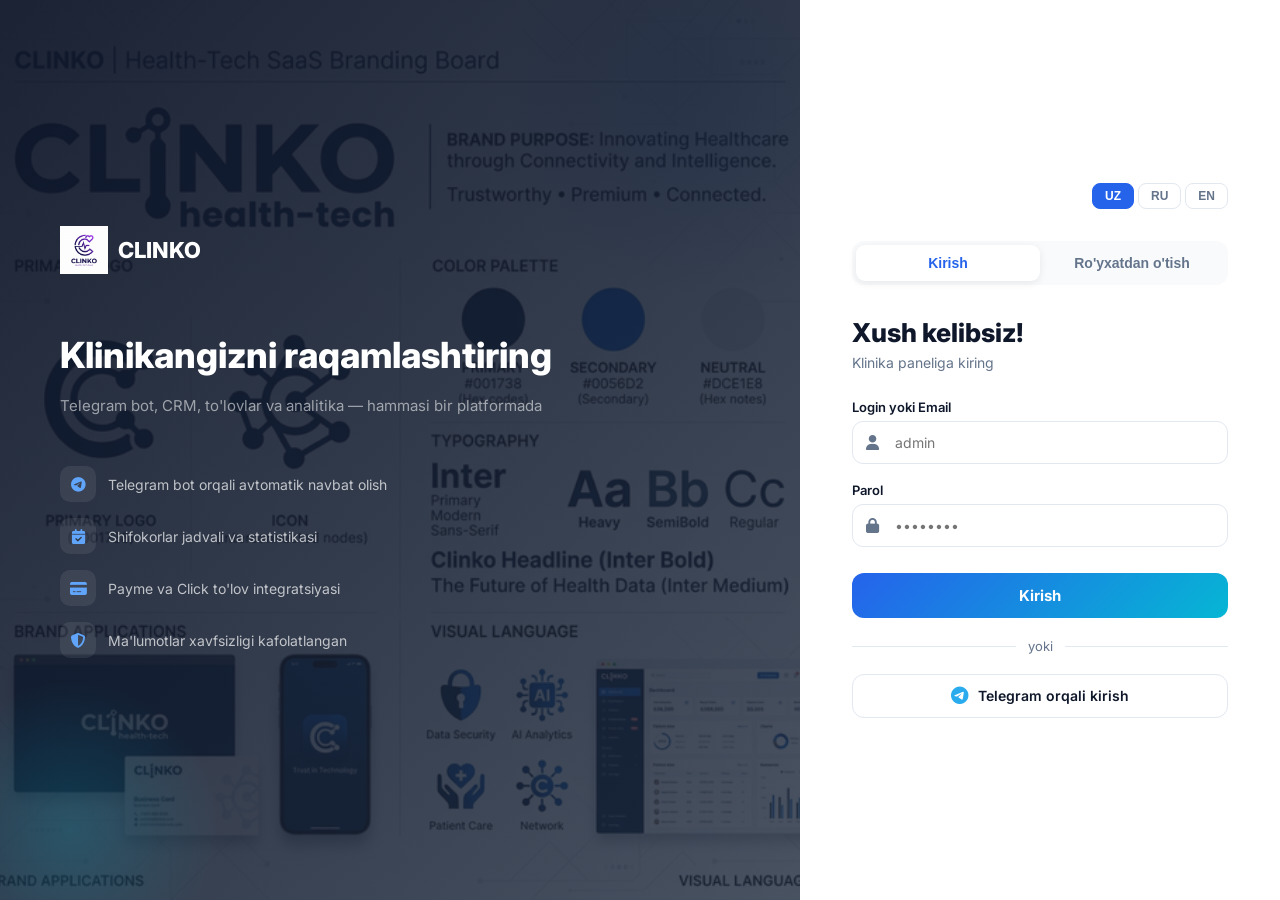
<file: frontend/staff.html>
<!DOCTYPE html>
<html lang="uz">

<head>
    <meta charset="UTF-8" />
    <meta name="viewport" content="width=device-width, initial-scale=1.0" />
    <title>CLINKO — Xodimlar Paneli</title>
    <link href="https://fonts.googleapis.com/css2?family=Inter:wght@400;500;600;700;800&display=swap"
        rel="stylesheet" />
    <link rel="stylesheet" href="https://cdnjs.cloudflare.com/ajax/libs/font-awesome/6.5.0/css/all.min.css" />
    <link rel="stylesheet" href="dashboard.css" />
    <link rel="stylesheet" href="staff.css" />
</head>

<body>

    <!-- SIDEBAR -->
    <aside class="sidebar" id="sidebar">
        <a href="index.html" class="sidebar-logo">
            <img src="img/logo_icon.png" alt="CLINKO" class="sidebar-logo-img"
                style="width:32px; height:32px; object-fit:contain; margin-right:10px;">
            <span class="sidebar-logo-text">CLINKO</span>
        </a>
        <div class="clinic-info">
            <div class="clinic-name" id="sb-clinic-name">Klinikam</div>
            <div class="clinic-plan"><i class="fas fa-circle" style="font-size:6px; color: var(--primary);"></i> <span
                    style="color:var(--gray-400)">Ishchi panel</span></div>
        </div>
        <nav class="sidebar-nav">
            <div class="nav-section" data-i18n="nav_main">ASOSIY</div>
            <a class="nav-item active" onclick="goPage('dashboard')" id="page-nav-dashboard"><i
                    class="fas fa-th-large"></i> <span data-i18n="nav_dashboard">Bosh sahifa</span></a>
            <a class="nav-item" onclick="goPage('appointments')" id="page-nav-appointments"><i
                    class="fas fa-calendar-check"></i> <span data-i18n="nav_appt">Navbatlar</span><span
                    class="nav-badge" id="badge-appt">0</span></a>
            <a class="nav-item" onclick="goPage('doctors')" id="page-nav-doctors"><i class="fas fa-user-md"></i> <span
                    data-i18n="nav_doctors">Shifokorlar</span></a>
            <a class="nav-item" onclick="goPage('patients')" id="page-nav-patients"><i class="fas fa-users"></i> <span
                    data-i18n="nav_patients">Bemorlar</span></a>
            <div class="nav-section" data-i18n="nav_manage">BOSHQARUV</div>
            <a class="nav-item" onclick="goPage('services')" id="page-nav-services"><i class="fas fa-stethoscope"></i>
                <span data-i18n="nav_services">Xizmatlar</span></a>
        </nav>
        <div class="sidebar-bottom">
            <div class="sidebar-user" onclick="doLogout()">
                <div class="sidebar-avatar" id="sb-avatar">A</div>
                <div class="sidebar-user-info">
                    <div class="sidebar-user-name" id="sb-username">Admin</div>
                    <div class="sidebar-user-role" data-i18n="sb_logout">Chiqish</div>
                </div>
                <i class="fas fa-sign-out-alt" style="color:rgba(255,255,255,0.3);font-size:14px"></i>
            </div>
        </div>
    </aside>

    <!-- MAIN -->
    <div class="main">
        <header class="topbar">
            <div class="topbar-left">
                <div class="topbar-title" id="page-title" data-i18n="nav_dashboard">Dashboard</div>
            </div>
            <div class="topbar-right">
                <button class="btn btn-primary btn-sm" onclick="toggleQuickAdd()" id="btn-quick-add">
                    <i class="fas fa-plus"></i> <span data-i18n="btn_add">Qo'shish</span>
                </button>
                <div class="quick-add-menu" id="quick-add-menu">
                    <div class="menu-item" onclick="openModal('appt')"><i class="fas fa-calendar-plus"></i> <span
                            data-i18n="btn_new_appt">Yangi navbat</span></div>
                    <div class="menu-item" onclick="openModal('patient')"><i class="fas fa-user-plus"></i> <span
                            data-i18n="btn_add_patient">Bemor qo'shish</span></div>
                </div>

                <div class="lang-sw">
                    <button class="lang-btn active" onclick="setLang('uz')">UZ</button>
                    <button class="lang-btn" onclick="setLang('ru')">RU</button>
                    <button class="lang-btn" onclick="setLang('en')">EN</button>
                </div>
                <div class="icon-btn" onclick="goPage('appointments')" title="Navbatlar">
                    <i class="fas fa-bell"></i><span class="notif-dot" id="notif-dot" style="display:none"></span>
                </div>
                <div class="icon-btn" onclick="location.reload()" title="Yangilash"><i class="fas fa-rotate-right"></i>
                </div>
            </div>
        </header>

        <div class="content">

            <!-- DASHBOARD PAGE (Simplified for Staff) -->
            <div class="page active" id="page-dashboard">
                <div class="stats-grid" style="grid-template-columns: repeat(2, 1fr);">
                    <div class="stat-card">
                        <div class="stat-top">
                            <div class="stat-icon"><i class="fas fa-calendar-check"></i></div>
                        </div>
                        <div class="stat-val" id="stat-appt-total">0</div>
                        <div class="stat-label" data-i18n="stat_total_appt">Jami navbatlar</div>
                    </div>
                    <div class="stat-card">
                        <div class="stat-top">
                            <div class="stat-icon" style="color:var(--success)"><i class="fas fa-users"></i></div>
                        </div>
                        <div class="stat-val" id="stat-patients">0</div>
                        <div class="stat-label" data-i18n="stat_patients">Jami bemorlar</div>
                    </div>
                </div>

                <div class="dashboard-grid" style="grid-template-columns: 1fr;">
                    <div class="section-card">
                        <div class="section-card-header">
                            <div class="card-title"><i class="fas fa-clock"></i> <span data-i18n="today_appts">Bugungi
                                    navbatlar</span></div>
                            <button class="btn btn-outline btn-sm" onclick="goPage('appointments')"><span
                                    data-i18n="see_all">Barchasini ko'rish</span></button>
                        </div>
                        <div class="table-wrap scrollable-list" style="max-height: 480px;">
                            <table>
                                <thead>
                                    <tr>
                                        <th data-i18n="th_patient">Bemor</th>
                                        <th data-i18n="th_doctor">Shifokor</th>
                                        <th data-i18n="th_time">Vaqt</th>
                                        <th data-i18n="th_status">Holat</th>
                                        <th data-i18n="th_action">Amal</th>
                                    </tr>
                                </thead>
                                <tbody id="today-tbody">
                                    <tr>
                                        <td colspan="5" class="empty"><i class="fas fa-spinner fa-spin"></i></td>
                                    </tr>
                                </tbody>
                            </table>
                        </div>
                    </div>
                </div>
            </div>

            <!-- APPOINTMENTS PAGE -->
            <div class="page" id="page-appointments">
                <div class="section-card" style="display:flex; flex-direction:column; height:100%">
                    <div class="section-card-header">
                        <div class="flex items-center gap-3">
                            <div class="card-title"><i class="fas fa-calendar-alt" style="color:var(--primary)"></i>
                                <span data-i18n="nav_appt">Navbatlar</span>
                            </div>
                            <select class="form-select" id="appt-status-filter" onchange="loadAppointments()"
                                style="width:150px; font-size:13px; font-weight:600">
                                <option value="" data-i18n="all">Barchasi</option>
                                <option value="pending" data-i18n="pending">Kutilmoqda</option>
                                <option value="confirmed" data-i18n="confirmed">Tasdiqlangan</option>
                                <option value="completed" data-i18n="completed">Yakunlangan</option>
                            </select>
                        </div>
                        <button class="btn btn-primary" onclick="openModal('appt')">
                            <i class="fas fa-plus"></i> <span data-i18n="new_appt">Yangi navbat</span>
                        </button>
                    </div>
                    <div class="table-wrap scrollable-list" style="flex:1;">
                        <table style="min-width:700px">
                            <thead>
                                <tr>
                                    <th data-i18n="th_patient">Bemor</th>
                                    <th data-i18n="th_doctor">Shifokor</th>
                                    <th data-i18n="th_date">Sana</th>
                                    <th data-i18n="th_time">Vaqt</th>
                                    <th data-i18n="th_service">Xizmat</th>
                                    <th data-i18n="th_status">Holat</th>
                                    <th data-i18n="th_payment">To'lov</th>
                                    <th data-i18n="th_action">Amallar</th>
                                </tr>
                            </thead>
                            <tbody id="appt-tbody"></tbody>
                        </table>
                    </div>
                    <div class="pagination-area" id="appt-pagination"></div>
                </div>
            </div>

            <!-- DOCTORS PAGE -->
            <div class="page" id="page-doctors">
                <div class="section-card" style="background:transparent; border:none; box-shadow:none; padding:0">
                    <div class="section-card-header" style="padding:0 0 20px 0;">
                        <div class="card-title" style="font-size:20px"><i class="fas fa-user-md"
                                style="color:var(--primary)"></i> Shifokorlar (Faqat ko'rish)</div>
                    </div>
                    <div class="grid" id="doctors-grid"
                        style="display: grid; grid-template-columns: repeat(auto-fill, minmax(320px, 1fr)); gap:24px">
                        <!-- Shifokorlar... -->
                    </div>
                </div>
            </div>

            <!-- PATIENTS PAGE -->
            <div class="page" id="page-patients">
                <div class="section-card" style="display:flex; flex-direction:column; height:100%">
                    <div class="section-card-header">
                        <div class="card-title"><i class="fas fa-users" style="color:var(--primary)"></i> <span
                                data-i18n="nav_patients">Bemorlar</span></div>
                        <div class="page-actions" style="gap:10px">
                            <input type="text" class="form-input" id="patient-search"
                                placeholder="Qidirish (ism yoki telefon)..." onkeyup="searchPatients(this.value)"
                                style="width:250px" />
                            <button class="btn btn-primary" onclick="openModal('patient')"><i class="fas fa-plus"></i>
                                <span data-i18n="add_patient">Bemor qo'shish</span></button>
                        </div>
                    </div>
                    <div class="table-wrap scrollable-list" style="flex:1">
                        <table>
                            <thead>
                                <tr>
                                    <th data-i18n="th_name">Ismi sharifi</th>
                                    <th data-i18n="th_phone">Telefon</th>
                                    <th data-i18n="th_dob">Tug'ilgan kuni</th>
                                    <th data-i18n="th_gender">Jins</th>
                                    <th data-i18n="th_appts">Navbatlari</th>
                                    <th data-i18n="th_action">Amal</th>
                                </tr>
                            </thead>
                            <tbody id="patients-tbody"></tbody>
                        </table>
                    </div>
                    <div class="pagination-area" id="patient-pagination"></div>
                </div>
            </div>

            <!-- SERVICES PAGE (Read only for staff) -->
            <div class="page" id="page-services">
                <div class="section-card" style="display:flex; flex-direction:column; height:100%">
                    <div class="section-card-header">
                        <div class="card-title"><i class="fas fa-stethoscope" style="color:var(--primary)"></i> <span
                                data-i18n="nav_services">Klinika xizmatlari</span></div>
                    </div>
                    <div class="table-wrap scrollable-list" style="flex:1">
                        <table>
                            <thead>
                                <tr>
                                    <th data-i18n="th_name">Nomi</th>
                                    <th data-i18n="th_duration">Davomiyligi</th>
                                    <th data-i18n="th_price">Narxi</th>
                                </tr>
                            </thead>
                            <tbody id="services-tbody"></tbody>
                        </table>
                    </div>
                </div>
            </div>

        </div>
    </div>

    <!-- MODALS -->
    <!-- DOCTOR PROFILE MODAL -->
    <div class="modal-overlay" id="modal-doctor-profile">
        <div class="modal">
            <div class="modal-header">
                <div class="modal-title">Shifokor profili</div>
                <button class="modal-close" onclick="closeModal('doctor-profile')">✕</button>
            </div>
            <div id="doctor-profile-content" style="padding:10px 0;"></div>
        </div>
    </div>

    <!-- PATIENT INFO MODAL -->
    <div class="modal-overlay" id="modal-patient-info">
        <div class="modal" style="max-width:600px">
            <div class="modal-header">
                <div class="modal-title">Bemor ma'lumotlari</div>
                <button class="modal-close" onclick="closeModal('patient-info')">✕</button>
            </div>
            <div id="patient-info-content" style="padding:10px 0;"></div>
        </div>
    </div>

    <!-- APPOINTMENT MODAL -->
    <div class="modal-overlay" id="modal-appt">
        <div class="modal">
            <div class="modal-header">
                <div class="modal-title" data-i18n="new_appt">Yangi navbat bo'yicha</div>
                <button class="modal-close" onclick="closeModal('appt')">✕</button>
            </div>
            <div class="form-grid">
                <div class="form-group">
                    <label class="form-label" data-i18n="th_doctor">Shifokorni tanlang</label>
                    <select class="form-select" id="appt-doctor-sel" onchange="generateTimeSlots()"></select>
                </div>
                <div class="form-group">
                    <label class="form-label" data-i18n="th_patient">Bemorni tanlang</label>
                    <select class="form-select" id="appt-patient-sel"></select>
                </div>
            </div>
            <div class="form-group">
                <label class="form-label" data-i18n="th_service">Xizmat turi (ixtiyoriy)</label>
                <select class="form-select" id="appt-service-sel"></select>
            </div>
            <div class="form-grid">
                <div class="form-group">
                    <label class="form-label" data-i18n="th_date">Sana</label>
                    <input type="date" class="form-input" id="appt-date" onchange="generateTimeSlots()" />
                </div>
                <div class="form-group">
                    <label class="form-label" data-i18n="th_time">Vaqt (Bo'sh slotlar)</label>
                    <div id="time-slots-container"
                        style="display:flex; flex-wrap:wrap; gap:8px; margin-top:5px; max-height:100px; overflow-y:auto">
                    </div>
                    <input type="hidden" id="appt-time-sel" />
                </div>
            </div>
            <div class="flex gap-2" style="justify-content:flex-end">
                <button class="btn btn-outline" onclick="closeModal('appt')" data-i18n="btn_cancel">Bekor</button>
                <button class="btn btn-primary" onclick="createAppointment()"><i class="fas fa-check"></i> <span
                        data-i18n="btn_save">Yozib qo'yish</span></button>
            </div>
        </div>
    </div>

    <!-- PATIENT MODAL -->
    <div class="modal-overlay" id="modal-patient">
        <div class="modal">
            <div class="modal-header">
                <div class="modal-title" id="pat-modal-title" data-i18n="add_patient">Bemor qo'shish</div>
                <button class="modal-close" onclick="closeModal('patient')">✕</button>
            </div>
            <div class="form-grid">
                <div class="form-group"><label class="form-label" data-i18n="field_first_name">Ism *</label><input
                        class="form-input" id="pat-fname" /></div>
                <div class="form-group"><label class="form-label" data-i18n="field_last_name">Familiya</label><input
                        class="form-input" id="pat-lname" /></div>
            </div>
            <div class="form-group"><label class="form-label" data-i18n="field_phone">Telefon *</label><input
                    class="form-input" id="pat-phone" placeholder="+998..." /></div>
            <div class="form-grid">
                <div class="form-group"><label class="form-label" data-i18n="th_dob">Tug'ilgan sana
                        (YYYY-MM-DD)</label><input type="date" class="form-input" id="pat-dob" /></div>
                <div class="form-group">
                    <label class="form-label" data-i18n="th_gender">Jins</label>
                    <select class="form-select" id="pat-gender">
                        <option value="male">Erkak</option>
                        <option value="female">Ayol</option>
                    </select>
                </div>
            </div>
            <div class="flex gap-2" style="justify-content:flex-end">
                <button class="btn btn-outline" onclick="closeModal('patient')" data-i18n="btn_cancel">Bekor</button>
                <button class="btn btn-primary" onclick="savePatient()"><i class="fas fa-check"></i> <span
                        data-i18n="btn_save">Saqlash</span></button>
            </div>
        </div>
    </div>

    <div class="toast" id="toast"><i class="fas fa-check-circle"></i> <span id="toast-msg"></span></div>

    <script src="staff.js"></script>
</body>

</html>
</file>
<file: frontend/dashboard.css>
* {
  margin: 0;
  padding: 0;
  box-sizing: border-box
}

:root {
  --primary: #6366F1;
  /* Indigo */
  --primary-light: #818CF8;
  --accent: #8B5CF6;
  /* Violet */
  --success: #10B981;
  --success-light: #34D399;
  --warning: #F59E0B;
  --danger: #EF4444;
  --dark: #0F172A;
  --dark-glass: rgba(15, 23, 42, 0.95);
  --gray-50: #F8FAFC;
  --gray-100: #F1F5F9;
  --gray-200: #E2E8F0;
  --gray-400: #94A3B8;
  --gray-600: #475569;
  --border: rgba(226, 232, 240, 0.8);
  --white: #fff;
  --sidebar-w: 280px;
  --radius-lg: 24px;
  --radius-md: 16px;
  --shadow-sm: 0 1px 3px 0 rgb(0 0 0 / 0.1), 0 1px 2px -1px rgb(0 0 0 / 0.1);
  --shadow-md: 0 4px 6px -1px rgb(0 0 0 / 0.1), 0 2px 4px -2px rgb(0 0 0 / 0.1);
  --shadow-lg: 0 20px 25px -5px rgb(0 0 0 / 0.1), 0 8px 10px -6px rgb(0 0 0 / 0.1);
  --shadow-premium: 0 10px 40px -10px rgba(99, 102, 241, 0.15);
  --glass: rgba(255, 255, 255, 0.7);
  --glass-border: rgba(255, 255, 255, 0.2);
  --shadow-card: 0 12px 30px -8px rgba(0, 0, 0, 0.04);
}

body {
  font-family: 'Outfit', 'Inter', system-ui, -apple-system, sans-serif;
  background-color: #F8FAFC;
  background-image:
    radial-gradient(at 0% 0%, rgba(99, 102, 241, 0.05) 0px, transparent 50%),
    radial-gradient(at 100% 0%, rgba(139, 92, 246, 0.05) 0px, transparent 50%),
    radial-gradient(at 50% 50%, rgba(99, 102, 241, 0.02) 0px, transparent 50%);
  color: var(--dark);
  display: flex;
  min-height: 100vh;
  -webkit-font-smoothing: antialiased;
  overflow-x: hidden;
}

.sidebar {
  width: var(--sidebar-w);
  background: var(--dark-glass);
  backdrop-filter: blur(20px);
  -webkit-backdrop-filter: blur(20px);
  min-height: 100vh;
  display: flex;
  flex-direction: column;
  position: fixed;
  left: 0;
  top: 0;
  bottom: 0;
  z-index: 100;
  border-right: 1px solid rgba(255, 255, 255, 0.05);
}

.sidebar-logo {
  padding: 32px 24px;
  display: flex;
  align-items: center;
  gap: 14px;
  text-decoration: none;
}

.sidebar-logo-icon {
  width: 44px;
  height: 44px;
  background: linear-gradient(135deg, var(--primary), var(--accent));
  border-radius: 14px;
  display: flex;
  align-items: center;
  justify-content: center;
  color: #fff;
  font-size: 20px;
  font-weight: 900;
  box-shadow: 0 8px 16px rgba(99, 102, 241, 0.3);
  position: relative;
  overflow: hidden;
}

.sidebar-logo-icon::after {
  content: '';
  position: absolute;
  top: -50%;
  left: -50%;
  width: 200%;
  height: 200%;
  background: linear-gradient(45deg, transparent, rgba(255, 255, 255, 0.2), transparent);
  animation: shine 3s infinite;
}

@keyframes shine {
  0% {
    transform: translateX(-100%) rotate(45deg);
  }

  100% {
    transform: translateX(100%) rotate(45deg);
  }
}

.sidebar-logo-text {
  font-size: 22px;
  font-weight: 800;
  color: #fff;
  letter-spacing: -0.03em;
  background: linear-gradient(to right, #fff, rgba(255, 255, 255, 0.7));
  background-clip: text;
  -webkit-background-clip: text;
  -webkit-text-fill-color: transparent;
}

.clinic-info {
  padding: 0 24px 20px;
  border-bottom: 1px solid rgba(255, 255, 255, 0.06);
}

.clinic-name {
  font-size: 14px;
  font-weight: 600;
  color: #fff;
  margin-bottom: 5px;
}

.clinic-plan {
  display: inline-flex;
  align-items: center;
  gap: 5px;
  background: rgba(99, 102, 241, 0.2);
  color: #A5B4FC;
  font-size: 10px;
  font-weight: 700;
  padding: 3px 10px;
  border-radius: 20px;
  text-transform: uppercase;
  letter-spacing: 0.05em;
}

.sidebar-nav {
  flex: 1;
  padding: 20px 14px;
  overflow-y: auto;
}

.nav-section {
  font-size: 11px;
  font-weight: 700;
  color: rgba(255, 255, 255, 0.25);
  letter-spacing: .1em;
  padding: 20px 12px 8px;
  text-transform: uppercase;
}

.nav-item {
  display: flex;
  align-items: center;
  gap: 12px;
  padding: 11px 16px;
  border-radius: 12px;
  color: rgba(255, 255, 255, 0.5);
  font-size: 14px;
  font-weight: 500;
  cursor: pointer;
  margin-bottom: 2px;
  transition: all 0.2s cubic-bezier(0.4, 0, 0.2, 1);
  text-decoration: none;
}

.nav-item:hover {
  background: rgba(255, 255, 255, 0.04);
  color: #fff;
  transform: translateX(4px);
}

.nav-item.active {
  background: linear-gradient(135deg, var(--primary), var(--accent));
  color: #fff;
  box-shadow: 0 4px 15px rgba(99, 102, 241, 0.3);
}

.nav-item i {
  width: 18px;
  text-align: center;
  font-size: 16px;
  opacity: 0.8;
}

.nav-badge {
  margin-left: auto;
  background: var(--danger);
  color: #fff;
  font-size: 10px;
  font-weight: 700;
  padding: 2px 7px;
  border-radius: 10px;
  box-shadow: 0 2px 5px rgba(239, 68, 68, 0.3);
}

.sidebar-bottom {
  padding: 16px;
  background: rgba(0, 0, 0, 0.2);
}

.sidebar-user {
  display: flex;
  align-items: center;
  gap: 12px;
  padding: 12px;
  border-radius: 12px;
  cursor: pointer;
  transition: .2s;
}

.sidebar-user:hover {
  background: rgba(255, 255, 255, 0.05);
}

.sidebar-user-avatar {
  width: 42px;
  height: 42px;
  background: linear-gradient(135deg, var(--primary), var(--accent));
  border-radius: 12px;
  display: flex;
  align-items: center;
  justify-content: center;
  color: #fff;
  font-weight: 700;
  font-size: 16px;
  box-shadow: 0 4px 10px rgba(99, 102, 241, 0.2);
}

.sidebar-user-info {
  flex: 1;
  min-width: 0;
}

.sidebar-user-name {
  font-size: 14px;
  font-weight: 700;
  color: #fff;
  white-space: nowrap;
  overflow: hidden;
  text-overflow: ellipsis;
}

.sidebar-user-role {
  font-size: 11px;
  color: rgba(255, 255, 255, 0.4);
  font-weight: 600;
  text-transform: uppercase;
  letter-spacing: 0.02em;
}

/* MAIN CONTENT */
.main {
  margin-left: var(--sidebar-w);
  flex: 1;
  display: flex;
  flex-direction: column;
  min-width: 0;
}

.topbar {
  height: 80px;
  background: rgba(248, 250, 252, 0.8);
  backdrop-filter: blur(12px);
  -webkit-backdrop-filter: blur(12px);
  border-bottom: 2px solid var(--gray-100);
  display: flex;
  align-items: center;
  justify-content: space-between;
  padding: 0 40px;
  position: sticky;
  top: 0;
  z-index: 90;
}

.topbar-left {
  display: flex;
  flex-direction: column;
}

.topbar-title {
  font-size: 24px;
  font-weight: 800;
  color: var(--dark);
  letter-spacing: -0.02em;
}

.topbar-right {
  display: flex;
  align-items: center;
  gap: 20px;
}

.quick-add-menu {
  position: absolute;
  top: 100%;
  right: 180px;
  background: #fff;
  border-radius: var(--radius-md);
  box-shadow: var(--shadow-lg);
  border: 1px solid var(--border);
  width: 220px;
  margin-top: 8px;
  display: none;
  z-index: 1000;
  overflow: hidden;
  animation: slideDown 0.2s ease-out;
}

.quick-add-menu.active {
  display: block;
}

.quick-add-menu .menu-item {
  padding: 12px 16px;
  display: flex;
  align-items: center;
  gap: 12px;
  font-size: 14px;
  font-weight: 500;
  color: var(--dark);
  cursor: pointer;
  transition: .2s;
}

.quick-add-menu .menu-item:hover {
  background: var(--gray-50);
  color: var(--primary);
}

.quick-add-menu .menu-item i {
  width: 20px;
  font-size: 16px;
  color: var(--gray-400);
}

@keyframes slideDown {
  from {
    opacity: 0;
    transform: translateY(-8px);
  }

  to {
    opacity: 1;
    transform: translateY(0);
  }
}

.lang-sw {
  display: flex;
  gap: 4px;
  background: var(--gray-100);
  padding: 4px;
  border-radius: 12px;
}

.lang-btn {
  padding: 6px 12px;
  border: none;
  background: none;
  border-radius: 8px;
  font-size: 13px;
  font-weight: 600;
  cursor: pointer;
  color: var(--gray-600);
  transition: all 0.2s;
}

.lang-btn.active {
  background: #fff;
  color: var(--primary);
  box-shadow: var(--shadow-sm);
}

.icon-btn {
  width: 40px;
  height: 40px;
  border: 1px solid var(--border);
  border-radius: 12px;
  background: #fff;
  cursor: pointer;
  display: flex;
  align-items: center;
  justify-content: center;
  color: var(--gray-600);
  position: relative;
  transition: all 0.2s;
}

.icon-btn:hover {
  border-color: var(--primary);
  color: var(--primary);
  background: var(--gray-50);
}

.notif-dot {
  position: absolute;
  top: 10px;
  right: 10px;
  width: 8px;
  height: 8px;
  background: var(--danger);
  border-radius: 50%;
  border: 2px solid #fff;
}

.content {
  flex: 1;
  padding: 32px;
}

.page {
  display: none;
  animation: fadeIn 0.4s ease;
}

@keyframes fadeIn {
  from {
    opacity: 0;
    transform: translateY(10px);
  }

  to {
    opacity: 1;
    transform: translateY(0);
  }
}

.page.active {
  display: block;
}

.page-header {
  display: flex;
  align-items: center;
  justify-content: flex-end;
  margin-bottom: 32px;
  gap: 20px;
}

.page-title,
.page-title-v2 {
  display: none !important;
}

.page-actions {
  display: flex;
  align-items: center;
  gap: 16px;
}

.stats-grid {
  display: grid;
  grid-template-columns: repeat(4, 1fr);
  gap: 20px;
  margin-bottom: 32px;
}

.grid {
  display: grid;
}

.stat-card {
  background: #fff;
  border-radius: 20px;
  padding: 24px;
  border: 1px solid var(--border);
  box-shadow: var(--shadow-sm);
  transition: all 0.3s cubic-bezier(0.4, 0, 0.2, 1);
  position: relative;
  overflow: hidden;
}

.stat-card:hover {
  transform: translateY(-4px);
  box-shadow: var(--shadow-lg);
  border-color: var(--primary);
}

.stat-card::after {
  content: '';
  position: absolute;
  top: 0;
  right: 0;
  width: 60px;
  height: 60px;
  background: radial-gradient(circle at top right, rgba(99, 102, 241, 0.05), transparent);
}

.stat-top {
  display: flex;
  justify-content: space-between;
  align-items: flex-start;
  margin-bottom:
    16px;
}

.stat-icon {
  width: 48px;
  height: 48px;
  border-radius: 14px;
  display: flex;
  align-items: center;
  justify-content: center;
  font-size: 20px;
}

.stat-trend {
  font-size: 12px;
  font-weight: 700;
  padding: 4px 10px;
  border-radius: 8px;
}

.trend-up {
  background: #F0FDF4;
  color: #16A34A;
}

.trend-down {
  background: #FEF2F2;
  color: #DC2626;
}

.stat-val {
  font-size: 28px;
  font-weight: 800;
  margin-bottom: 4px;
  letter-spacing: -0.02em;
}

.stat-label {
  font-size: 13px;
  font-weight: 500;
  color: var(--gray-600);
}

.dashboard-grid {
  display: grid;
  grid-template-columns: 2fr 1fr;
  gap: 24px;
  margin-bottom: 24px;
}

.section-card {
  background: rgba(255, 255, 255, 0.9);
  backdrop-filter: blur(10px);
  -webkit-backdrop-filter: blur(10px);
  border-radius: var(--radius-lg);
  padding: 28px;
  border: 1px solid var(--glass-border);
  box-shadow: var(--shadow-card);
  transition: all 0.3s cubic-bezier(0.4, 0, 0.2, 1);
}

.section-card:hover {
  box-shadow: var(--shadow-md), var(--shadow-premium);
}

.section-card-header {
  display: flex;
  justify-content: space-between;
  align-items: center;
  margin-bottom: 28px;
}

.card-title {
  font-size: 18px;
  font-weight: 800;
  color: var(--dark);
  letter-spacing: -0.02em;
  display: flex;
  align-items: center;
  gap: 12px;
}

.card-title i {
  color: var(--primary);
  opacity: 0.9;
}

.form-select,
.select-sm {
  padding: 10px 16px;
  border: 1.5px solid var(--border);
  border-radius: 12px;
  font-size: 13px;
  font-weight: 600;
  background: var(--gray-50);
  outline: none;
  cursor: pointer;
  transition: all 0.2s;
  color: var(--dark);
}

.form-select:hover,
.select-sm:hover {
  border-color: var(--primary);
  background: #fff;
}

.table-wrap {
  margin: 0 -32px;
  overflow-x: auto;
}

.scrollable-list {
  max-height: 400px;
  overflow-y: auto;
  padding-right: 8px;
}

.scrollable-list::-webkit-scrollbar {
  width: 6px;
}

.scrollable-list::-webkit-scrollbar-thumb {
  background: var(--gray-200);
  border-radius: 10px;
}

.pagination {
  display: flex;
  justify-content: space-between;
  align-items: center;
  padding: 24px 32px;
  border-top: 1px solid var(--gray-100);
  background: var(--gray-50);
  border-radius: 0 0 var(--radius-lg) var(--radius-lg);
}

.pagination-info {
  font-size: 13px;
  color: var(--gray-600);
  font-weight: 600;
}

.pagination-btns {
  display: flex;
  gap: 10px;
}

table {
  width: 100%;
  border-collapse: collapse;
}

th {
  padding: 12px 24px;
  text-align: left;
  font-size: 11px;
  font-weight: 700;
  color: var(--gray-400);
  text-transform: uppercase;
  letter-spacing: 0.05em;
  border-bottom: 1px solid var(--gray-100);
  background: var(--gray-50);
}

td {
  padding: 14px 24px;
  font-size: 13px;
  color: var(--dark);
  border-bottom: 1px solid var(--gray-100);
  transition: .2s;
}

tr:hover td {
  background: var(--gray-50);
}

.btn {
  padding: 10px 20px;
  border-radius: 12px;
  font-size: 14px;
  font-weight: 600;
  cursor: pointer;
  border: none;
  transition: all 0.2s cubic-bezier(0.4, 0, 0.2, 1);
  display: inline-flex;
  align-items: center;
  gap: 12px;
  font-family: inherit;
  white-space: nowrap;
}

.btn-primary {
  background: linear-gradient(135deg, var(--primary), var(--accent));
  color: #fff;
  box-shadow: 0 4px 12px rgba(99, 102, 241, 0.3);
}

.btn-primary:hover {
  transform: translateY(-2px);
  box-shadow: 0 8px 20px rgba(99, 102, 241, 0.4);
}

.btn-outline {
  background: #fff;
  border: 1.5px solid var(--border);
  color: var(--gray-600);
}

.btn-outline:hover {
  background: var(--gray-50);
  border-color: var(--primary);
  color: var(--primary);
}

.flex-gap {
  display: flex;
  gap: 8px;
  align-items: center;
}

.badge {
  padding: 4px 10px;
  border-radius: 8px;
  font-size: 10px;
  font-weight: 700;
  text-transform: uppercase;
  letter-spacing: 0.02em;
  display: inline-flex;
  align-items: center;
  gap: 4px;
}

.badge-green {
  background: #DCFCE7;
  color: #166534;
}

.badge-blue {
  background: #DBEAFE;
  color: #1E40AF;
}

.badge-yellow {
  background: #FEF3C7;
  color: #92400E;
}

.badge-red {
  background: #FEE2E2;
  color: #991B1B;
}

.modal-overlay {
  position: fixed;
  inset: 0;
  background: rgba(15, 23, 42, 0.4);
  backdrop-filter: blur(4px);
  z-index: 2000;
  display: none;
  justify-content: flex-end;
  /* Drawer shift */
}

.modal-overlay.active {
  display: flex;
}

.modal {
  background: #fff;
  width: 100%;
  max-width: 450px;
  /* Slimmer drawer */
  height: 100vh;
  padding: 32px;
  overflow-y: auto;
  box-shadow: -10px 0 40px rgba(0, 0, 0, 0.1);
  animation: drawerSlide 0.3s cubic-bezier(0.4, 0, 0.2, 1);
}

@keyframes drawerSlide {
  from {
    transform: translateX(100%);
  }

  to {
    transform: translateX(0);
  }
}

.modal-overlay {
  position: fixed;
  top: 0;
  left: 0;
  right: 0;
  bottom: 0;
  background: rgba(15, 23, 42, 0.4);
  backdrop-filter: blur(8px);
  -webkit-backdrop-filter: blur(8px);
  z-index: 2000;
  display: none;
  justify-content: flex-end;
}

.modal-overlay.active {
  display: flex;
}

.modal {
  width: 500px;
  max-width: 90%;
  height: 100%;
  background: #fff;
  box-shadow: -20px 0 60px rgba(0, 0, 0, 0.15);
  padding: 40px;
  overflow-y: auto;
  position: relative;
  animation: slideDrawer 0.5s cubic-bezier(0.16, 1, 0.3, 1);
}

@keyframes slideDrawer {
  from {
    transform: translateX(100%);
    opacity: 0.5;
  }

  to {
    transform: translateX(0);
    opacity: 1;
  }
}

.avatar {
  width: 40px;
  height: 40px;
  border-radius: 12px;
  font-size: 15px;
  box-shadow: 0 2px 8px rgba(0, 0, 0, 0.1);
  display: flex;
  align-items: center;
  justify-content: center;
  font-weight: 700;
  text-transform: uppercase;
  background: var(--primary);
  color: #fff;
}

/* FORMS */
.form-group {
  margin-bottom: 20px;
}

.form-label {
  font-size: 13px;
  font-weight: 600;
  color: var(--gray-600);
  margin-bottom: 8px;
  display: block;
}

.form-input,
.form-select {
  width: 100%;
  padding: 12px 16px;
  border: 1.5px solid var(--border);
  border-radius: 12px;
  font-size: 14px;
  font-family: inherit;
  outline: none;
  transition: all 0.2s;
  background: var(--gray-50);
}

.form-input:focus,
.form-select:focus {
  background: #fff;
  border-color: var(--primary);
  box-shadow: 0 0 0 4px rgba(99, 102, 241, 0.1);
}

.form-grid {
  display: grid;
  grid-template-columns: 1fr 1fr;
  gap: 16px;
}

@keyframes modalScale {
  from {
    opacity: 0;
    transform: scale(0.95) translateY(10px);
  }

  to {
    opacity: 1;
    transform: scale(1) translateY(0);
  }
}

.modal-header {
  display: flex;
  justify-content: space-between;
  align-items: center;
  margin-bottom: 24px;
}

.modal-title {
  font-size: 18px;
  font-weight: 800;
  letter-spacing: -0.01em;
}

.modal-close {
  width: 32px;
  height: 32px;
  border: none;
  background: var(--gray-100);
  border-radius: 8px;
  cursor: pointer;
  color: var(--gray-600);
  display: flex;
  align-items: center;
  justify-content: center;
  transition: .2s;
}

.modal-close:hover {
  background: var(--gray-200);
  color: var(--dark);
}

/* TOAST & UTILS */
.toast {
  position: fixed;
  bottom: 32px;
  right: 32px;
  background: var(--dark);
  color: #fff;
  padding: 14px 24px;
  border-radius: 14px;
  font-size: 14px;
  font-weight: 500;
  z-index: 9999;
  display: none;
  align-items: center;
  gap: 12px;
  box-shadow: 0 20px 25px -5px rgba(0, 0, 0, 0.1);
  animation: slideUp 0.3s forwards;
}

@keyframes slideUp {
  from {
    transform: translateY(20px);
    opacity: 0;
  }

  to {
    transform: translateY(0);
    opacity: 1;
  }
}

.toast.show {
  display: flex;
}

.toast.success {
  border-left: 4px solid var(--success);
}

.toast.error {
  border-left: 4px solid var(--danger);
}

.empty {
  text-align: center;
  padding: 60px 40px;
  color: var(--gray-400);
}

.empty i {
  font-size: 48px;
  margin-bottom: 16px;
  opacity: 0.3;
  display: block;
}

.flex {
  display: flex;
}

.flex-col {
  flex-direction: column;
}

.items-center {
  align-items: center;
}

.gap-2 {
  gap: 8px;
}

.gap-3 {
  gap: 12px;
}

.badge-gray {
  background: var(--gray-100);
  color: var(--gray-600);
}

.btn-success {
  background: var(--success);
  color: #fff;
}

.btn-danger {
  background: var(--danger);
  color: #fff;
}

.btn-sm {
  padding: 6px 12px;
  font-size: 12px;
  border-radius: 8px;
}

/* RESPONSIVE */
@media (max-width: 1100px) {
  .stats-grid {
    grid-template-columns: repeat(2, 1fr);
  }

  .charts-row {
    grid-template-columns: 1fr;
  }
}

@media (max-width: 768px) {
  .sidebar {
    transform: translateX(-100%);
    transition: transform 0.3s;
  }

  .sidebar.open {
    transform: translateX(0);
  }

  .main {
    margin-left: 0;
  }

  .topbar {
    padding: 0 20px;
  }

  .content {
    padding: 20px;
  }

  .stats-grid {
    grid-template-columns: 1fr;
  }
}

/* Credential Modal styles */
#modal-credentials .modal {
  text-align: center;
}

#modal-credentials p {
  font-size: 14px;
  color: var(--gray-500);
}

#modal-credentials .cred-box {
  background: var(--gray-50);
  padding: 15px;
  border-radius: 12px;
  text-align: left;
  margin-bottom: 20px;
  border: 1px solid var(--gray-100);
}
</file>
<file: frontend/staff.css>
/* Credential Modal styles */
#modal-credentials .modal {
    text-align: center;
}
#modal-credentials p {
    font-size: 14px;
    color: var(--gray-500);
}
#modal-credentials .cred-box {
    background: var(--gray-50);
    padding: 15px;
    border-radius: 12px;
    text-align: left;
    margin-bottom: 20px;
    border: 1px solid var(--gray-100);
}
</file>
